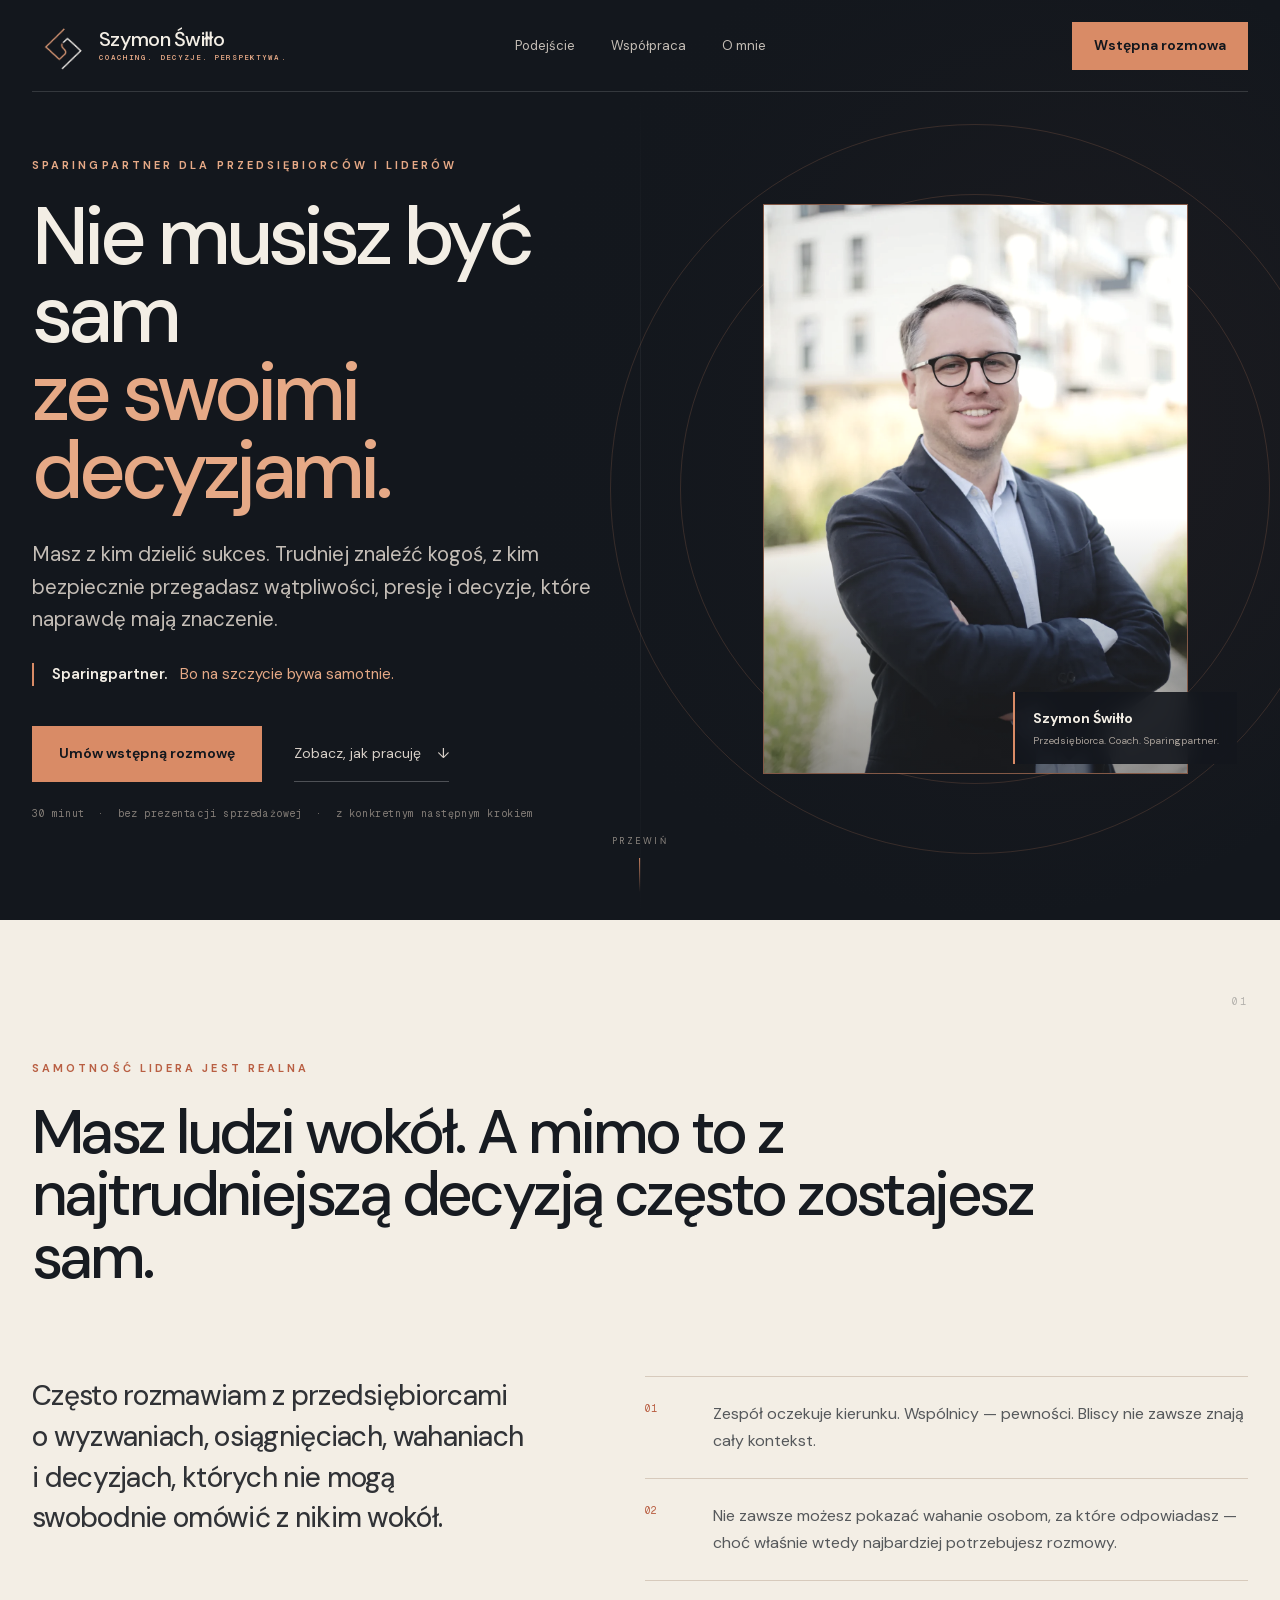
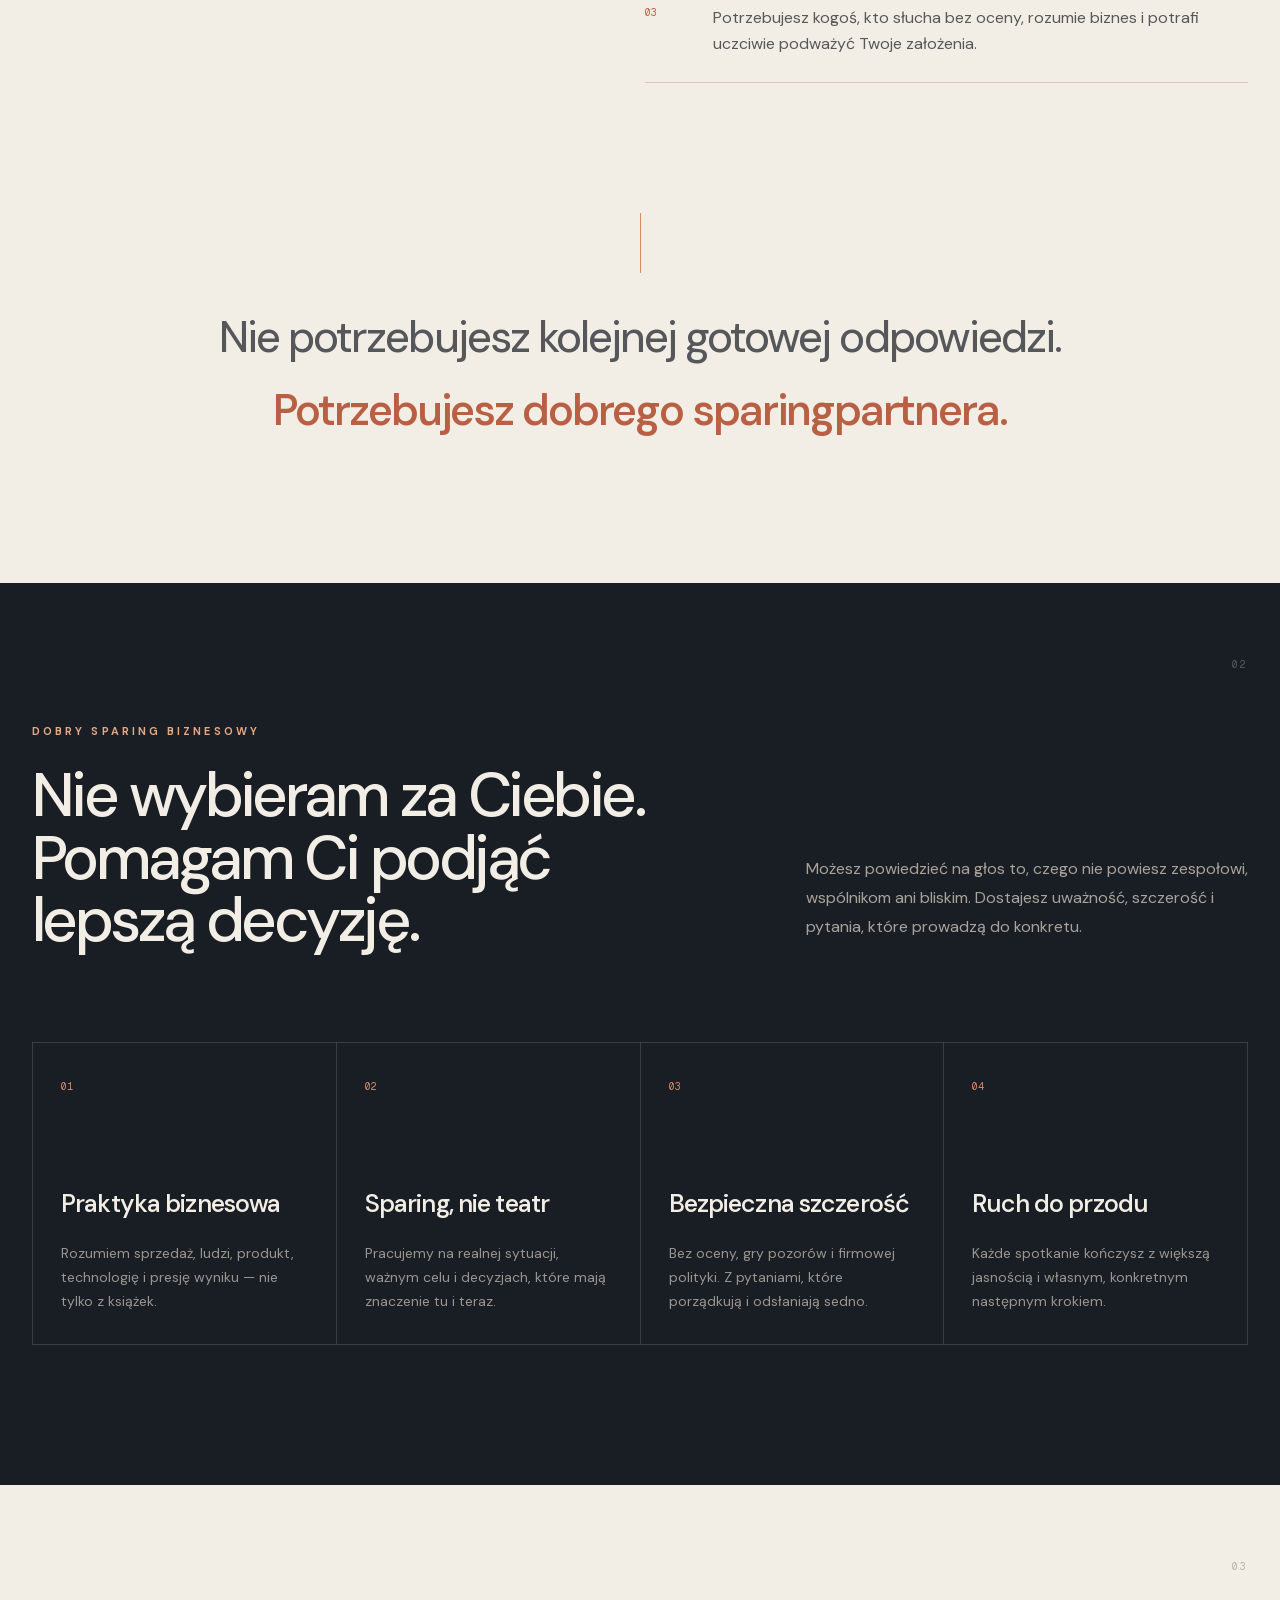
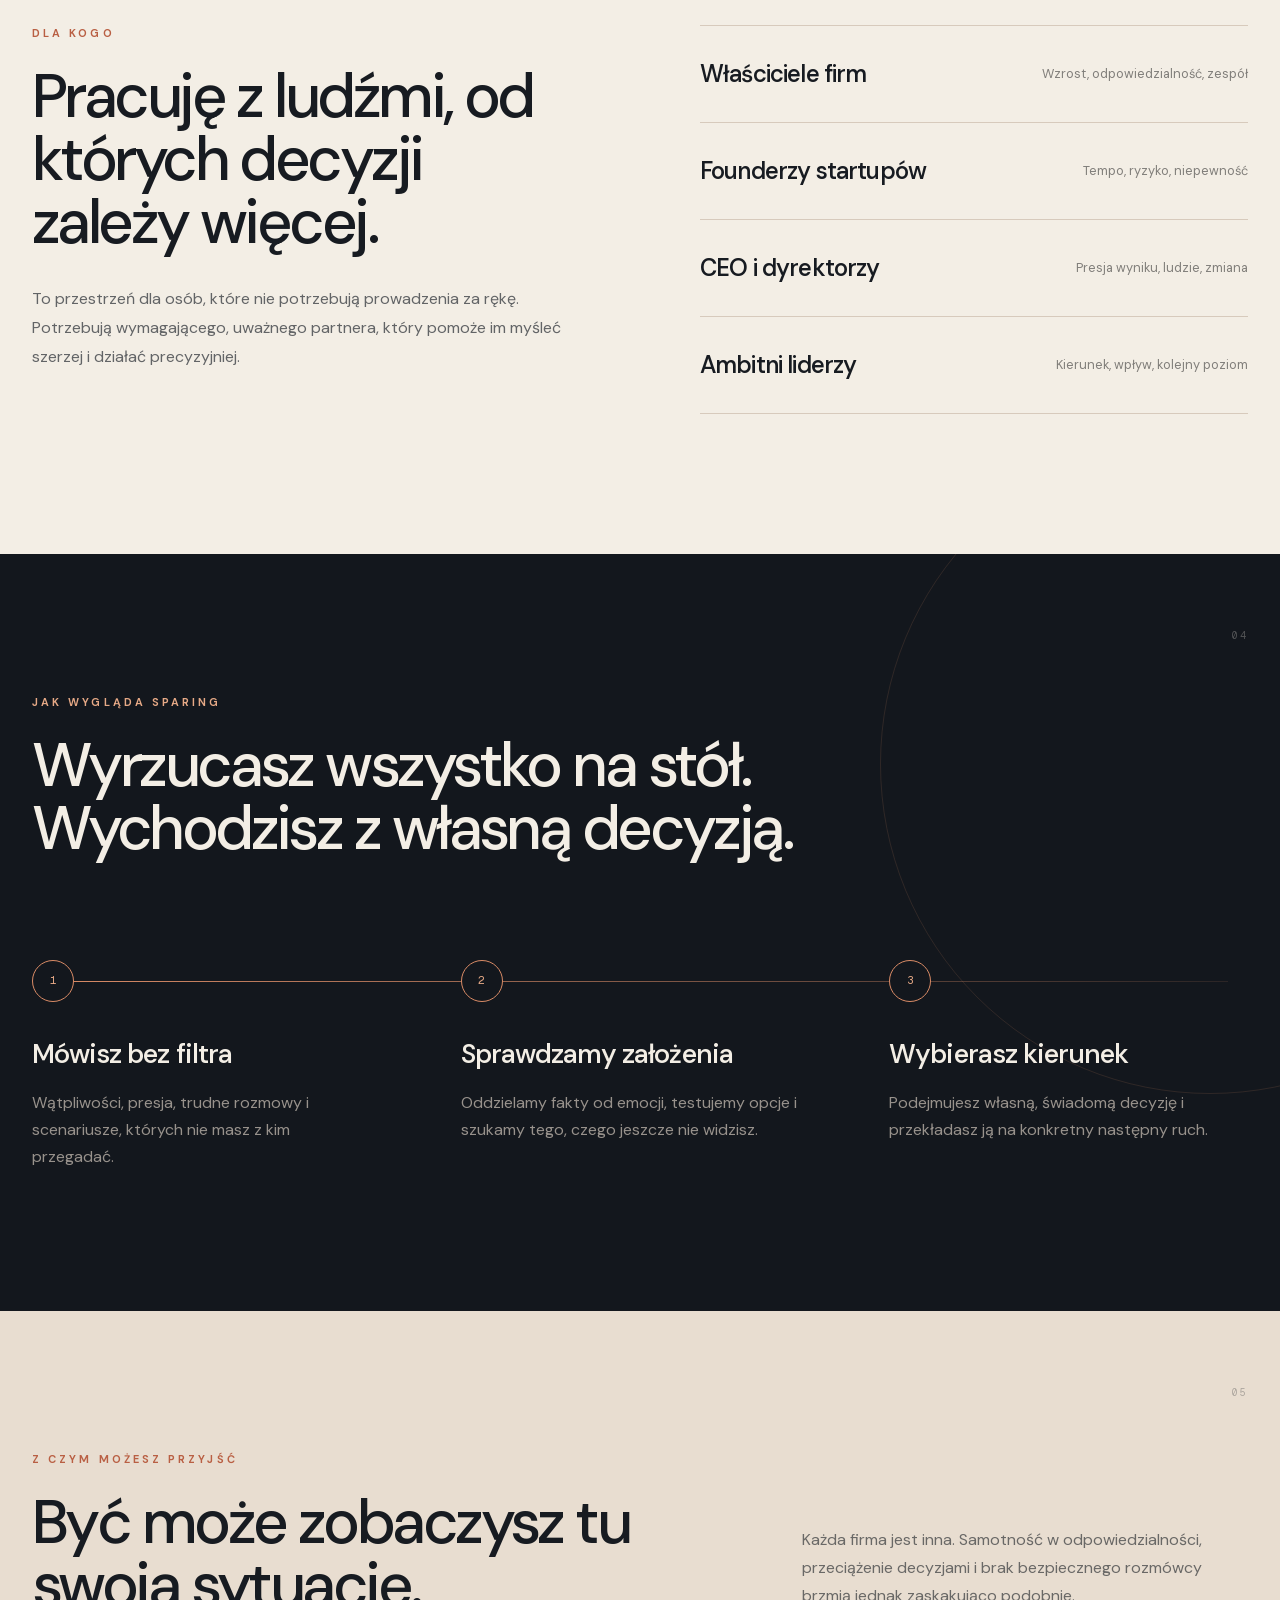
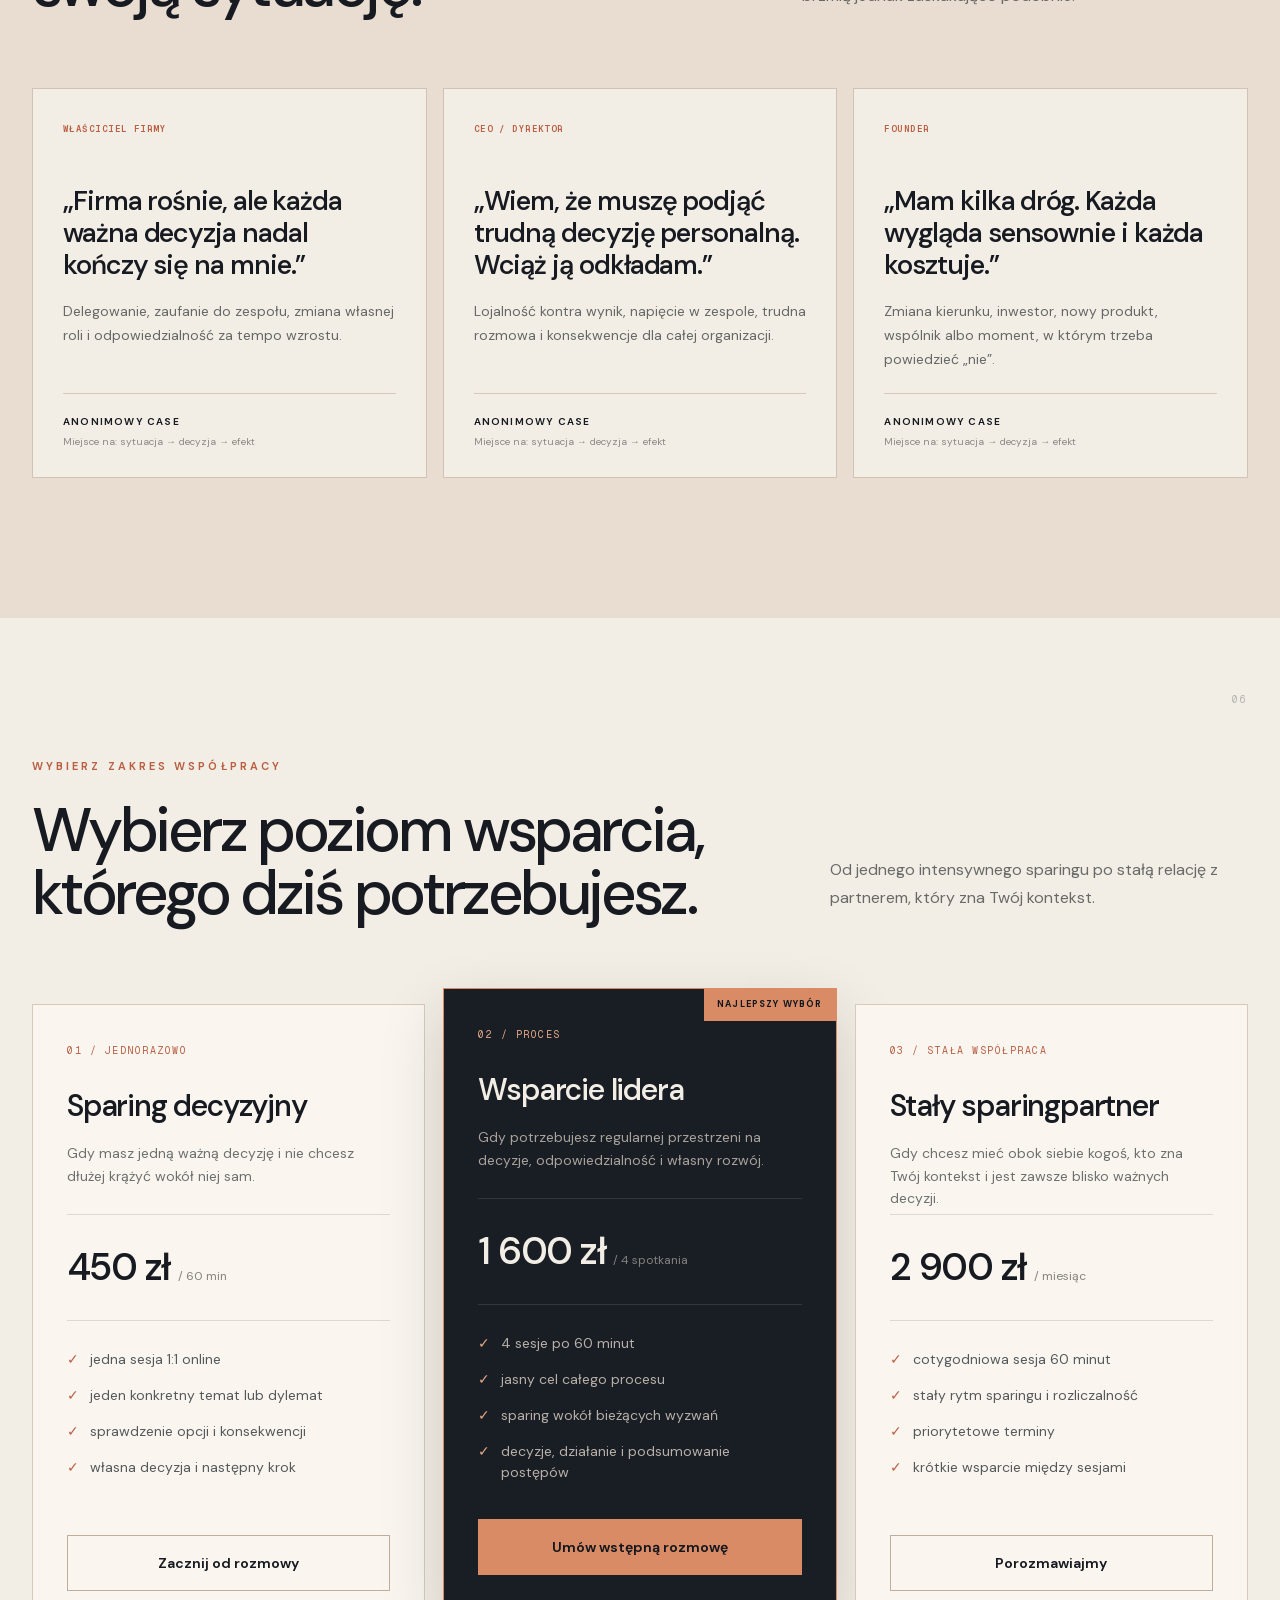
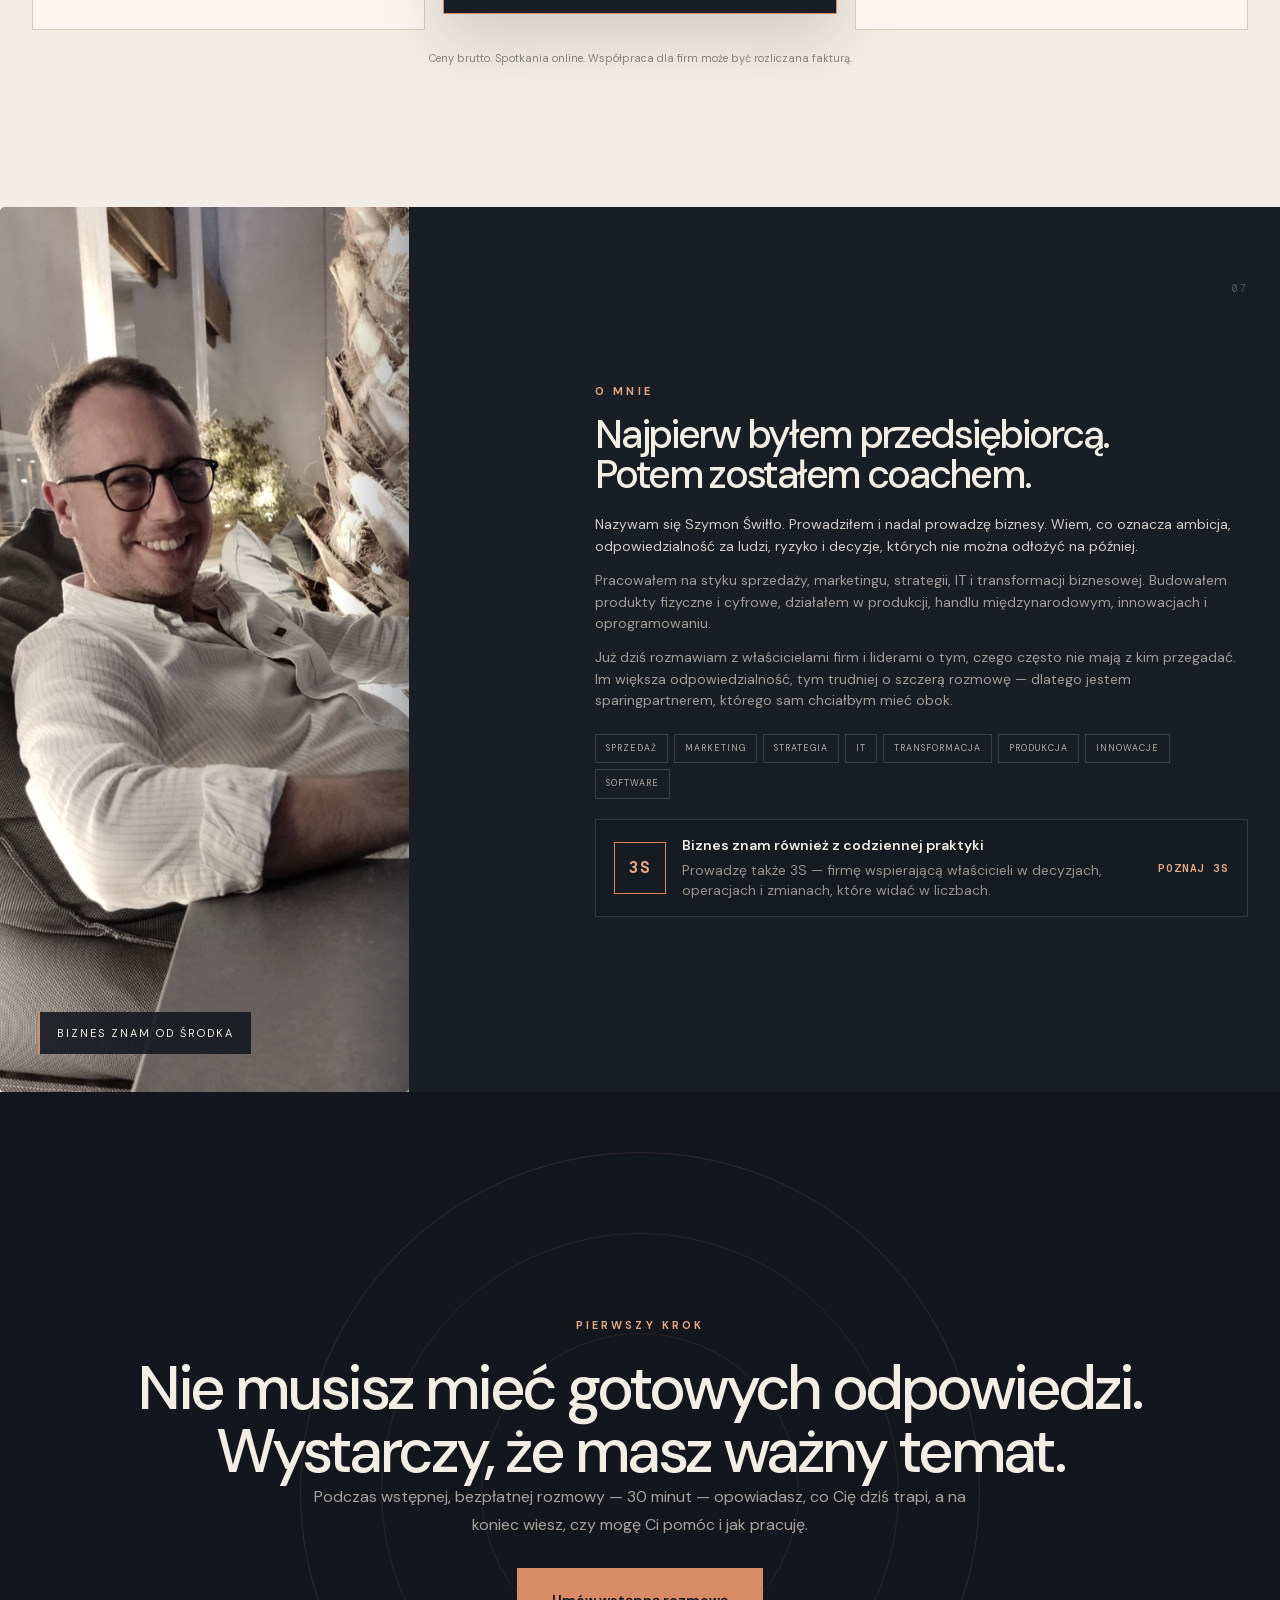
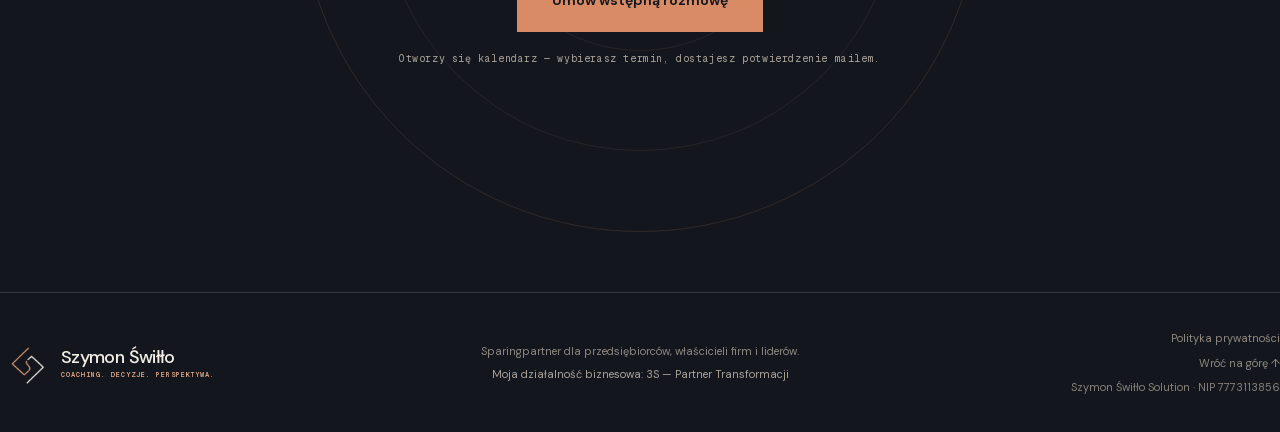
<file: index.html>
<!DOCTYPE html>
<html lang="pl">
<head>
<meta charset="utf-8">
<meta name="viewport" content="width=device-width, initial-scale=1">
<title>Szymon Świłło — Sparingpartner dla przedsiębiorców i liderów</title>
<meta name="description" content="Sparing biznesowy dla przedsiębiorców, właścicieli firm i liderów. Poufna rozmowa o decyzjach, których nie omawiasz z zespołem ani wspólnikiem. Bezpłatna wstępna rozmowa — 30 minut.">
<link rel="canonical" href="https://coaching3s.pl/">
<meta property="og:locale" content="pl_PL">
<meta property="og:type" content="website">
<meta property="og:url" content="https://coaching3s.pl/">
<meta property="og:title" content="Nie musisz być sam ze swoimi decyzjami.">
<meta property="og:description" content="Sparing biznesowy dla przedsiębiorców i liderów. Bezpłatna wstępna rozmowa — 30 minut.">
<meta property="og:image" content="https://coaching3s.pl/og.jpg">
<meta property="og:image:width" content="1200">
<meta property="og:image:height" content="630">
<meta property="og:image:alt" content="Szymon Świłło — Nie musisz być sam ze swoimi decyzjami.">
<meta name="twitter:card" content="summary_large_image">
<meta name="twitter:title" content="Szymon Świłło — Sparingpartner dla przedsiębiorców i liderów">
<meta name="twitter:description" content="Nie musisz być sam ze swoimi decyzjami.">
<meta name="twitter:image" content="https://coaching3s.pl/og.jpg">
<link rel="icon" href="/favicon.ico" sizes="any">
<link rel="icon" href="/favicon-32.png" type="image/png" sizes="32x32">
<link rel="icon" href="/favicon.png" type="image/png" sizes="192x192">
<link rel="apple-touch-icon" href="/apple-touch-icon.png">
<link rel="preload" href="/fonts/dm-sans-151a53ae.woff2" as="font" type="font/woff2" crossorigin>
<link rel="preload" href="/fonts/geist-mono-013b2f2f.woff2" as="font" type="font/woff2" crossorigin>
<link rel="preload" href="/images/szymon-portret.webp" as="image">
<link rel="stylesheet" href="/style.css">
</head>
<body class="__variable_dm_sans_1pfp736 __variable_geist_mono_1001rt9">
<main><nav class="nav" aria-label="Główna nawigacja"><a class="brand" href="#start" aria-label="Szymon Świłło — strona główna"><span class="brand-lockup"><span class="brand-symbol" aria-hidden="true"><img src="/images/logo-mark.webp" alt=""/></span><span class="brand-copy"><strong>Szymon Świłło</strong><small>Coaching. Decyzje. Perspektywa.</small></span></span></a><div class="nav-links"><a href="#podejscie">Podejście</a><a href="#wspolpraca">Współpraca</a><a href="#o-mnie">O mnie</a></div><a class="button button-small" href="https://cal.com/szymonswillo/sparing" target="_blank" rel="noopener">Wstępna rozmowa</a></nav><section class="hero" id="start"><div class="hero-grid"><div class="hero-copy"><p class="eyebrow">Sparingpartner dla przedsiębiorców i liderów</p><h1>Nie musisz być sam<span>ze swoimi decyzjami.</span></h1><p class="hero-lead">Masz z kim dzielić sukces. Trudniej znaleźć kogoś, z kim bezpiecznie przegadasz wątpliwości, presję i decyzje, które naprawdę mają znaczenie.</p><div class="hero-positioning"><strong>Sparingpartner.</strong><span>Bo na szczycie bywa samotnie.</span></div><div class="hero-actions"><a class="button" href="#rozmowa">Umów wstępną rozmowę</a><a class="text-link" href="#wspolpraca">Zobacz, jak pracuję <span aria-hidden="true">↓</span></a></div><p class="microcopy">30 minut  ·  bez prezentacji sprzedażowej  ·  z konkretnym następnym krokiem</p></div><div class="hero-visual" aria-label="Szymon Świłło"><div class="portrait-frame"><img src="/images/szymon-portret.webp" alt="Szymon Świłło, przedsiębiorca i coach biznesowy"/></div><div class="portrait-signature"><strong>Szymon Świłło</strong><span>Przedsiębiorca. Coach. Sparingpartner.</span></div><div class="orbit orbit-one" aria-hidden="true"></div><div class="orbit orbit-two" aria-hidden="true"></div></div></div><a class="scroll-hint" href="#problem" aria-label="Przejdź dalej"><span>Przewiń</span><i aria-hidden="true"></i></a></section><section class="problem section-light" id="problem"><div class="section-number">01</div><div class="problem-intro"><p class="eyebrow eyebrow-dark">Samotność lidera jest realna</p><h2>Masz ludzi wokół. A mimo to z najtrudniejszą decyzją często zostajesz sam.</h2></div><div class="problem-grid"><p class="problem-lead">Często rozmawiam z przedsiębiorcami o wyzwaniach, osiągnięciach, wahaniach i decyzjach, których nie mogą swobodnie omówić z nikim wokół.</p><div class="tension-list"><div><span>01</span><p>Zespół oczekuje kierunku. Wspólnicy — pewności. Bliscy nie zawsze znają cały kontekst.</p></div><div><span>02</span><p>Nie zawsze możesz pokazać wahanie osobom, za które odpowiadasz — choć właśnie wtedy najbardziej potrzebujesz rozmowy.</p></div><div><span>03</span><p>Potrzebujesz kogoś, kto słucha bez oceny, rozumie biznes i potrafi uczciwie podważyć Twoje założenia.</p></div></div></div><div class="statement"><span class="statement-line" aria-hidden="true"></span><p>Nie potrzebujesz kolejnej gotowej odpowiedzi.</p><strong>Potrzebujesz dobrego sparingpartnera.</strong></div></section><section class="approach" id="podejscie"><div class="section-number">02</div><div class="approach-head"><div><p class="eyebrow">Dobry sparing biznesowy</p><h2>Nie wybieram za Ciebie. Pomagam Ci podjąć lepszą decyzję.</h2></div><p>Możesz powiedzieć na głos to, czego nie powiesz zespołowi, wspólnikom ani bliskim. Dostajesz uważność, szczerość i pytania, które prowadzą do konkretu.</p></div><div class="difference-grid"><article><span>01</span><h3>Praktyka biznesowa</h3><p>Rozumiem sprzedaż, ludzi, produkt, technologię i presję wyniku — nie tylko z książek.</p></article><article><span>02</span><h3>Sparing, nie teatr</h3><p>Pracujemy na realnej sytuacji, ważnym celu i decyzjach, które mają znaczenie tu i teraz.</p></article><article><span>03</span><h3>Bezpieczna szczerość</h3><p>Bez oceny, gry pozorów i firmowej polityki. Z pytaniami, które porządkują i odsłaniają sedno.</p></article><article><span>04</span><h3>Ruch do przodu</h3><p>Każde spotkanie kończysz z większą jasnością i własnym, konkretnym następnym krokiem.</p></article></div></section><section class="audience section-light"><div class="section-number">03</div><div class="audience-copy"><p class="eyebrow eyebrow-dark">Dla kogo</p><h2>Pracuję z ludźmi, od których decyzji zależy więcej.</h2><p>To przestrzeń dla osób, które nie potrzebują prowadzenia za rękę. Potrzebują wymagającego, uważnego partnera, który pomoże im myśleć szerzej i działać precyzyjniej.</p></div><div class="audience-list"><div><span>Właściciele firm</span><small>Wzrost, odpowiedzialność, zespół</small></div><div><span>Founderzy startupów</span><small>Tempo, ryzyko, niepewność</small></div><div><span>CEO i dyrektorzy</span><small>Presja wyniku, ludzie, zmiana</small></div><div><span>Ambitni liderzy</span><small>Kierunek, wpływ, kolejny poziom</small></div></div></section><section class="process" id="wspolpraca"><div class="section-number">04</div><div class="process-title"><p class="eyebrow">Jak wygląda sparing</p><h2>Wyrzucasz wszystko na stół.<br/>Wychodzisz z własną decyzją.</h2></div><div class="process-steps"><article><div class="step-dot">1</div><h3>Mówisz bez filtra</h3><p>Wątpliwości, presja, trudne rozmowy i scenariusze, których nie masz z kim przegadać.</p></article><article><div class="step-dot">2</div><h3>Sprawdzamy założenia</h3><p>Oddzielamy fakty od emocji, testujemy opcje i szukamy tego, czego jeszcze nie widzisz.</p></article><article><div class="step-dot">3</div><h3>Wybierasz kierunek</h3><p>Podejmujesz własną, świadomą decyzję i przekładasz ją na konkretny następny ruch.</p></article></div></section><section class="cases section-light" id="historie"><div class="section-number">05</div><div class="cases-head"><p class="eyebrow eyebrow-dark">Z czym możesz przyjść</p><h2>Być może zobaczysz tu swoją sytuację.</h2><p>Każda firma jest inna. Samotność w odpowiedzialności, przeciążenie decyzjami i brak bezpiecznego rozmówcy brzmią jednak zaskakująco podobnie.</p></div><div class="case-grid"><article><span class="case-type">Właściciel firmy</span><h3>„Firma rośnie, ale każda ważna decyzja nadal kończy się na mnie.”</h3><p>Delegowanie, zaufanie do zespołu, zmiana własnej roli i odpowiedzialność za tempo wzrostu.</p><div class="case-placeholder"><span>Anonimowy case</span><small>Miejsce na: sytuacja → decyzja → efekt</small></div></article><article><span class="case-type">CEO / dyrektor</span><h3>„Wiem, że muszę podjąć trudną decyzję personalną. Wciąż ją odkładam.”</h3><p>Lojalność kontra wynik, napięcie w zespole, trudna rozmowa i konsekwencje dla całej organizacji.</p><div class="case-placeholder"><span>Anonimowy case</span><small>Miejsce na: sytuacja → decyzja → efekt</small></div></article><article><span class="case-type">Founder</span><h3>„Mam kilka dróg. Każda wygląda sensownie i każda kosztuje.”</h3><p>Zmiana kierunku, inwestor, nowy produkt, wspólnik albo moment, w którym trzeba powiedzieć „nie”.</p><div class="case-placeholder"><span>Anonimowy case</span><small>Miejsce na: sytuacja → decyzja → efekt</small></div></article></div></section><section class="offers section-light"><div class="section-number">06</div><div class="offers-head"><div><p class="eyebrow eyebrow-dark">Wybierz zakres współpracy</p><h2>Wybierz poziom wsparcia, którego dziś potrzebujesz.</h2></div><p>Od jednego intensywnego sparingu po stałą relację z partnerem, który zna Twój kontekst.</p></div><div class="pricing-grid"><article class="price-card"><p class="card-label">01 / Jednorazowo</p><h3>Sparing decyzyjny</h3><p class="card-for">Gdy masz jedną ważną decyzję i nie chcesz dłużej krążyć wokół niej sam.</p><div class="price"><strong>450 zł</strong><span>/ 60 min</span></div><ul><li><span class="check" aria-hidden="true">✓</span> jedna sesja 1:1 online</li><li><span class="check" aria-hidden="true">✓</span> jeden konkretny temat lub dylemat</li><li><span class="check" aria-hidden="true">✓</span> sprawdzenie opcji i konsekwencji</li><li><span class="check" aria-hidden="true">✓</span> własna decyzja i następny krok</li></ul><a class="outline-button" href="#rozmowa">Zacznij od rozmowy</a></article><article class="price-card featured"><div class="popular">Najlepszy wybór</div><p class="card-label">02 / Proces</p><h3>Wsparcie lidera</h3><p class="card-for">Gdy potrzebujesz regularnej przestrzeni na decyzje, odpowiedzialność i własny rozwój.</p><div class="price"><strong>1 600 zł</strong><span>/ 4 spotkania</span></div><ul><li><span class="check" aria-hidden="true">✓</span> 4 sesje po 60 minut</li><li><span class="check" aria-hidden="true">✓</span> jasny cel całego procesu</li><li><span class="check" aria-hidden="true">✓</span> sparing wokół bieżących wyzwań</li><li><span class="check" aria-hidden="true">✓</span> decyzje, działanie i podsumowanie postępów</li></ul><a class="button" href="#rozmowa">Umów wstępną rozmowę</a></article><article class="price-card"><p class="card-label">03 / Stała współpraca</p><h3>Stały sparingpartner</h3><p class="card-for">Gdy chcesz mieć obok siebie kogoś, kto zna Twój kontekst i jest zawsze blisko ważnych decyzji.</p><div class="price"><strong>2 900 zł</strong><span>/ miesiąc</span></div><ul><li><span class="check" aria-hidden="true">✓</span> cotygodniowa sesja 60 minut</li><li><span class="check" aria-hidden="true">✓</span> stały rytm sparingu i rozliczalność</li><li><span class="check" aria-hidden="true">✓</span> priorytetowe terminy</li><li><span class="check" aria-hidden="true">✓</span> krótkie wsparcie między sesjami</li></ul><a class="outline-button" href="#rozmowa">Porozmawiajmy</a></article></div><p class="price-note">Ceny brutto. Spotkania online. Współpraca dla firm może być rozliczana fakturą.</p></section><section class="about" id="o-mnie"><div class="about-image"><img src="/images/szymon-natural.webp" alt="Szymon Świłło podczas nieformalnej rozmowy" loading="lazy"/><div class="image-caption">Biznes znam od środka</div></div><div class="about-copy"><div class="section-number">07</div><p class="eyebrow">O mnie</p><h2>Najpierw byłem przedsiębiorcą. Potem zostałem coachem.</h2><p class="about-lead">Nazywam się Szymon Świłło. Prowadziłem i nadal prowadzę biznesy. Wiem, co oznacza ambicja, odpowiedzialność za ludzi, ryzyko i decyzje, których nie można odłożyć na później.</p><p>Pracowałem na styku sprzedaży, marketingu, strategii, IT i transformacji biznesowej. Budowałem produkty fizyczne i cyfrowe, działałem w produkcji, handlu międzynarodowym, innowacjach i oprogramowaniu.</p><p>Już dziś rozmawiam z właścicielami firm i liderami o tym, czego często nie mają z kim przegadać. Im większa odpowiedzialność, tym trudniej o szczerą rozmowę — dlatego jestem sparingpartnerem, którego sam chciałbym mieć obok.</p><div class="expertise" aria-label="Obszary doświadczenia"><span>Sprzedaż</span><span>Marketing</span><span>Strategia</span><span>IT</span><span>Transformacja</span><span>Produkcja</span><span>Innowacje</span><span>Software</span></div><a class="business-proof" href="https://3solution.pl/" target="_blank" rel="noopener noreferrer" aria-label="Poznaj 3S — Partnera Transformacji"><span class="three-s-mark" aria-hidden="true">3S</span><span class="business-proof-copy"><strong>Biznes znam również z codziennej praktyki</strong><span>Prowadzę także 3S — firmę wspierającą właścicieli w decyzjach, operacjach i zmianach, które widać w liczbach.</span></span><span class="business-proof-link">Poznaj 3S</span></a></div></section><section class="cta" id="rozmowa"><div class="cta-orbit" aria-hidden="true"></div><p class="eyebrow">Pierwszy krok</p><h2>Nie musisz mieć gotowych odpowiedzi.<br/>Wystarczy, że masz ważny temat.</h2><p>Podczas wstępnej, bezpłatnej rozmowy — 30 minut — opowiadasz, co Cię dziś trapi, a na koniec wiesz, czy mogę Ci pomóc i jak pracuję.</p><a class="button button-large" href="https://cal.com/szymonswillo/sparing" target="_blank" rel="noopener">Umów wstępną rozmowę</a><p class="microcopy cta-micro">Otworzy się kalendarz — wybierasz termin, dostajesz potwierdzenie mailem.</p></section><footer><a class="brand footer-brand" href="#start"><span class="brand-lockup"><span class="brand-symbol" aria-hidden="true"><img src="/images/logo-mark.webp" alt=""/></span><span class="brand-copy"><strong>Szymon Świłło</strong><small>Coaching. Decyzje. Perspektywa.</small></span></span></a><div class="footer-center"><p>Sparingpartner dla przedsiębiorców, właścicieli firm i liderów.</p><a href="https://3solution.pl/" target="_blank" rel="noopener noreferrer">Moja działalność biznesowa: 3S — Partner Transformacji</a></div><div class="footer-right"><a href="/polityka-prywatnosci.html">Polityka prywatności</a><a href="#start">Wróć na górę <span aria-hidden="true">↑</span></a><small>Szymon Świłło Solution · NIP 7773113856</small></div></footer></main>
</body>
</html>
</file>
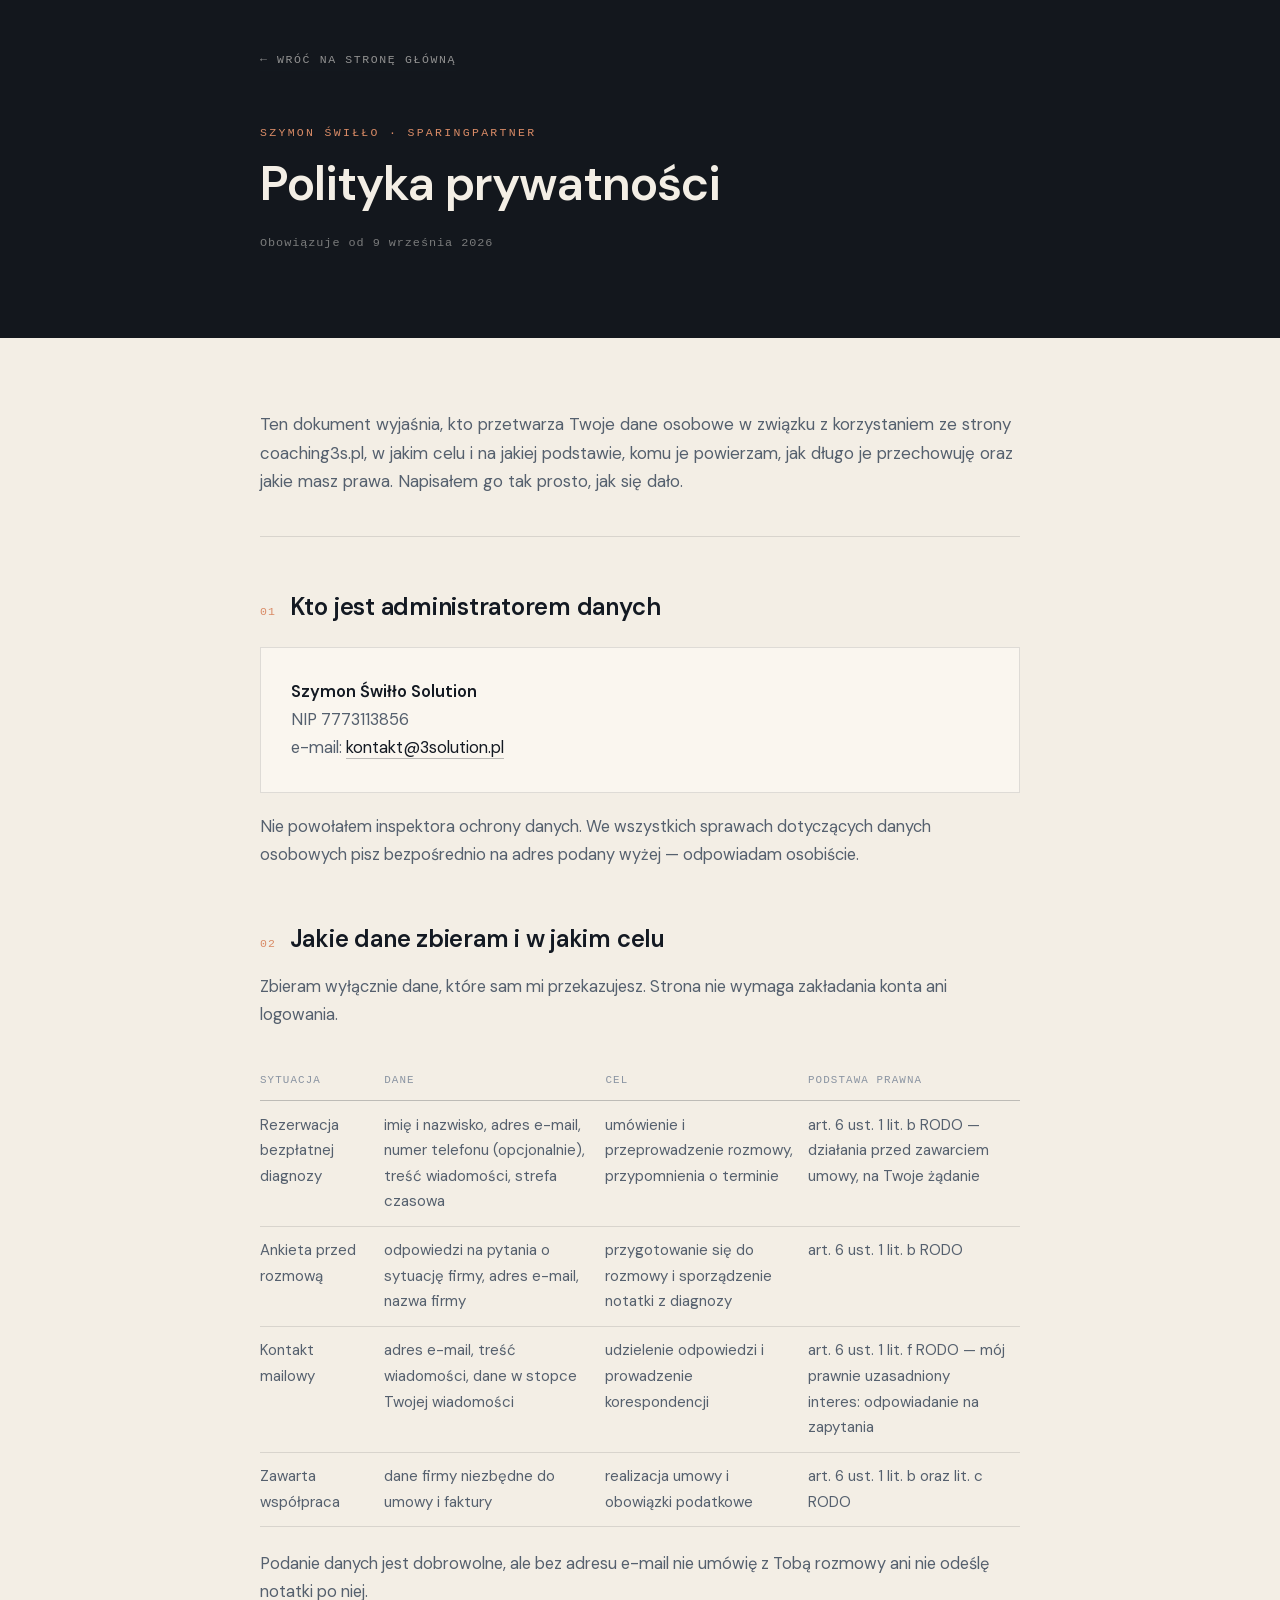
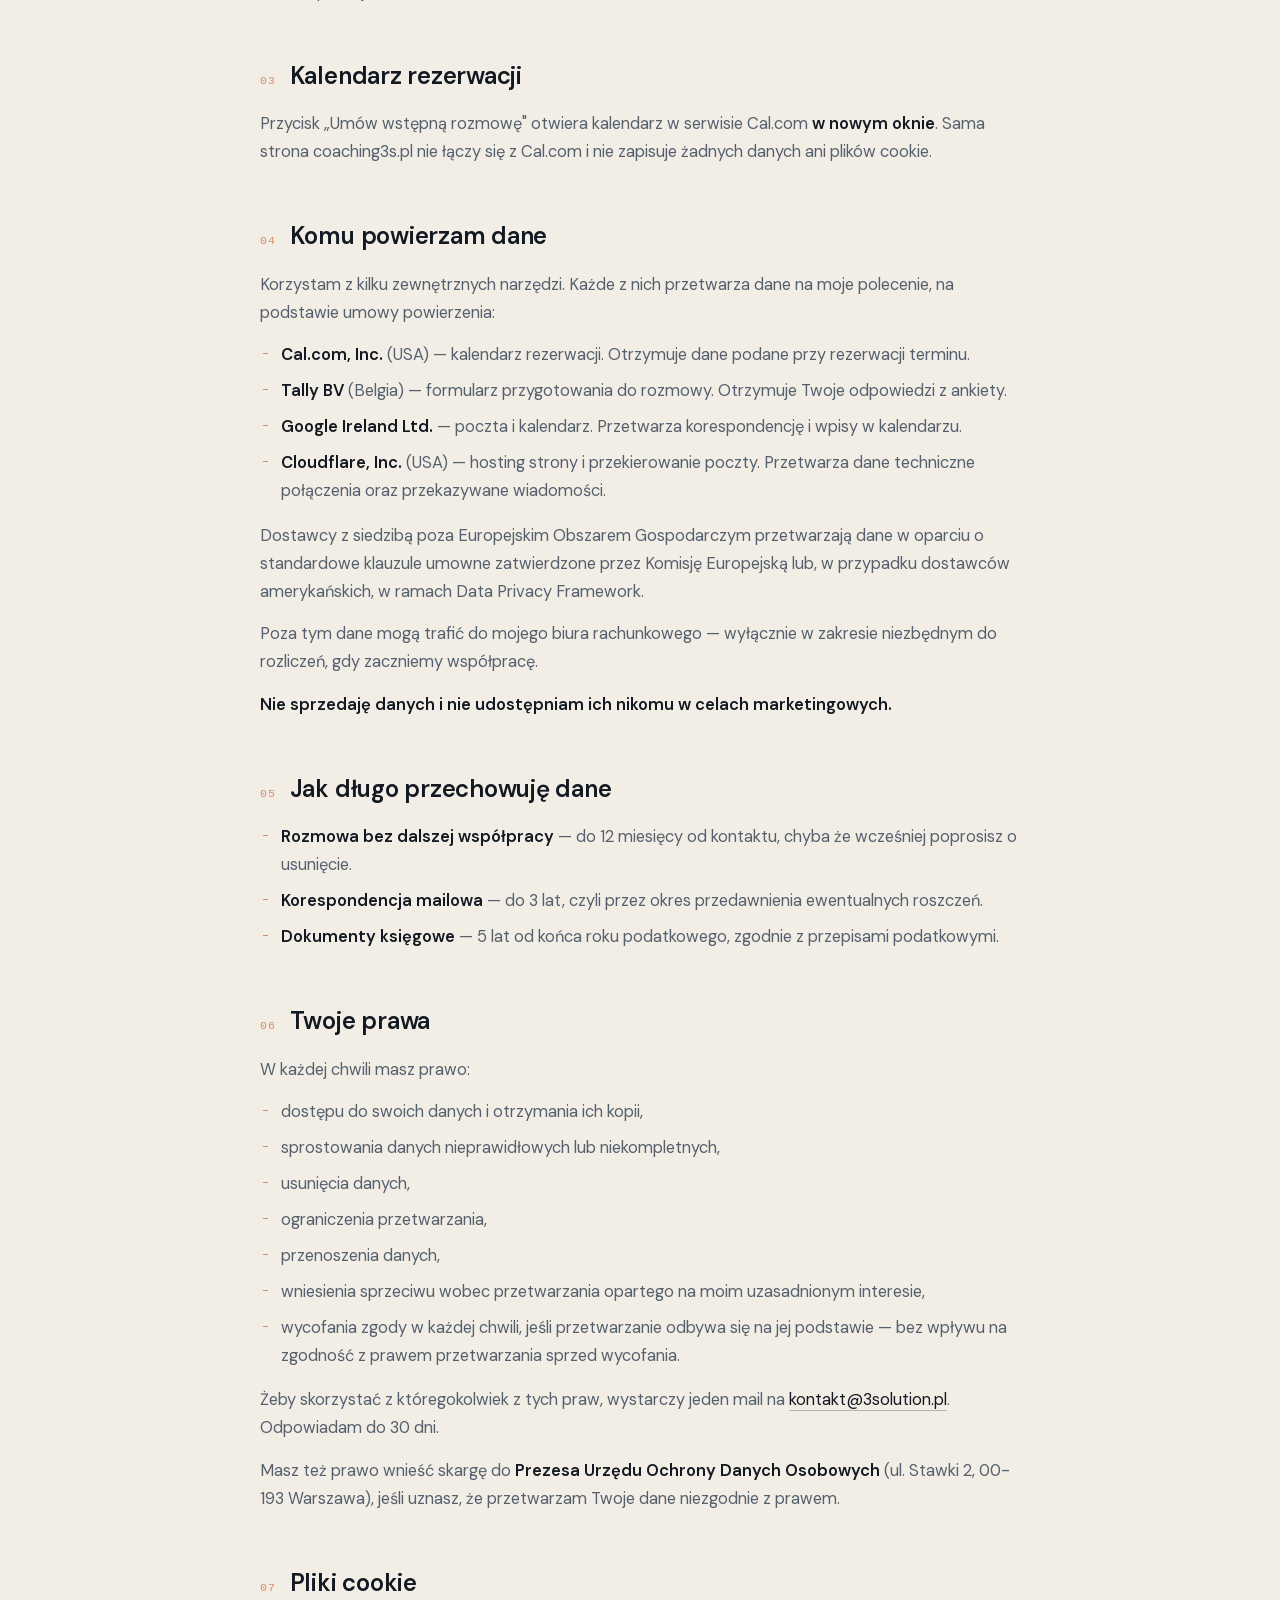
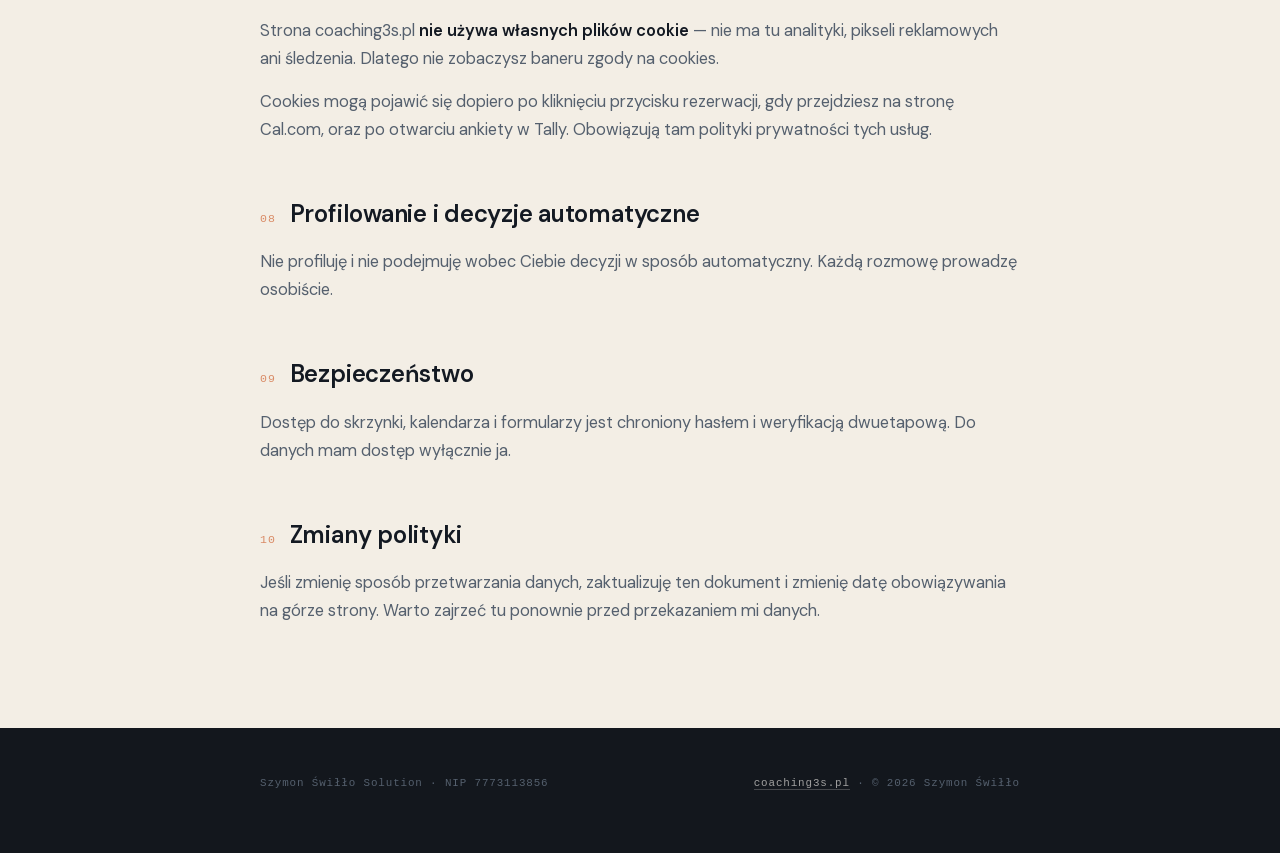
<file: polityka-prywatnosci.html>
<!DOCTYPE html>
<html lang="pl">
<head>
<meta charset="UTF-8">
<meta name="viewport" content="width=device-width, initial-scale=1.0">
<title>Polityka prywatności | Szymon Świłło · coaching3s.pl</title>
<meta name="description" content="Polityka prywatności serwisu coaching3s.pl — kto przetwarza dane, w jakim celu, jak długo i jakie masz prawa.">
<meta name="robots" content="index, follow">
<link rel="icon" href="/favicon.ico" sizes="any">
<link rel="icon" href="/favicon-32.png" type="image/png" sizes="32x32">
<link rel="canonical" href="https://coaching3s.pl/polityka-prywatnosci.html">
<link rel="preconnect" href="https://fonts.googleapis.com">
<link rel="preconnect" href="https://fonts.gstatic.com" crossorigin>
<link href="https://fonts.googleapis.com/css2?family=Archivo:wght@400;500;600;700&family=IBM+Plex+Mono:wght@400;500&family=Inter:wght@400;500;600&display=swap" rel="stylesheet">
<style>
/* latin-ext */
@font-face {
  font-family: 'DM Sans';
  font-style: normal;
  font-weight: 100 1000;
  font-display: swap;
  src: url(/fonts/dm-sans-f6298972.woff2) format('woff2');
  unicode-range: U+0100-02BA, U+02BD-02C5, U+02C7-02CC, U+02CE-02D7, U+02DD-02FF, U+0304, U+0308, U+0329, U+1D00-1DBF, U+1E00-1E9F, U+1EF2-1EFF, U+2020, U+20A0-20AB, U+20AD-20C0, U+2113, U+2C60-2C7F, U+A720-A7FF;
}
/* latin */
@font-face {
  font-family: 'DM Sans';
  font-style: normal;
  font-weight: 100 1000;
  font-display: swap;
  src: url(/fonts/dm-sans-151a53ae.woff2) format('woff2');
  unicode-range: U+0000-00FF, U+0131, U+0152-0153, U+02BB-02BC, U+02C6, U+02DA, U+02DC, U+0304, U+0308, U+0329, U+2000-206F, U+20AC, U+2122, U+2191, U+2193, U+2212, U+2215, U+FEFF, U+FFFD;
}

@font-face {
  font-family: 'DM Sans Fallback';
  src: local("Arial");
  ascent-override: 94.90%;
  descent-override: 29.66%;
  line-gap-override: 0.00%;
  size-adjust: 104.53%;
}



:root{
  --noc:#13171D; --granat-3:#242B34; --zloto:#D98B66;
  --krem:#F3EEE5; --krem-2:#FAF6EF;
  --ink:#131922; --ink-2:#55606E; --ink-3:#8A94A2;
  --linia:rgba(19,25,34,.12); --linia-j:rgba(249,246,240,.14);
  --disp:'DM Sans',system-ui,sans-serif;
  --sans:'DM Sans',system-ui,-apple-system,'Segoe UI',Roboto,sans-serif;
  --mono:'Geist Mono',ui-monospace,SFMono-Regular,Menlo,monospace;
}
*{margin:0;padding:0;box-sizing:border-box}
html{scroll-behavior:smooth;-webkit-text-size-adjust:100%}
body{background:var(--krem);color:var(--ink);font-family:var(--sans);
  font-size:16.5px;line-height:1.7;-webkit-font-smoothing:antialiased}
.wrap{width:min(760px,90vw);margin:0 auto}

header.gora{background:var(--noc);color:var(--krem);padding:clamp(30px,4vw,44px) 0 clamp(44px,6vw,70px)}
.pow{display:inline-flex;align-items:center;gap:9px;font-family:var(--mono);font-size:.72rem;
  letter-spacing:.14em;text-transform:uppercase;color:rgba(249,246,240,.55);
  text-decoration:none;transition:color .2s;margin-bottom:clamp(30px,5vw,52px)}
.pow:hover{color:var(--krem)}
.et{display:block;font-family:var(--mono);font-size:.72rem;letter-spacing:.20em;
  text-transform:uppercase;color:var(--zloto);margin-bottom:1rem}
h1{font-family:var(--disp);font-weight:600;font-size:clamp(2rem,4.6vw,3rem);
  line-height:1.1;letter-spacing:-.02em}
.data{margin-top:1.4rem;font-family:var(--mono);font-size:.74rem;letter-spacing:.08em;
  color:rgba(249,246,240,.45)}

main{padding:clamp(46px,6vw,72px) 0 clamp(56px,7vw,88px)}
.wstep{font-size:1.06rem;color:var(--ink-2);padding-bottom:clamp(28px,4vw,40px);
  border-bottom:1px solid var(--linia)}
h2{font-family:var(--disp);font-weight:600;font-size:clamp(1.2rem,2.4vw,1.5rem);
  letter-spacing:-.01em;margin:clamp(34px,4.5vw,50px) 0 .85rem;display:flex;gap:.85rem;align-items:baseline}
h2 em{font-family:var(--mono);font-style:normal;font-size:.72rem;font-weight:500;
  letter-spacing:.1em;color:var(--zloto);flex:none;padding-top:.3rem}
h3{font-family:var(--sans);font-weight:600;font-size:1rem;margin:1.5rem 0 .4rem}
p{margin-bottom:.9rem;color:var(--ink-2)}
p strong,li strong{color:var(--ink);font-weight:600}
ul{margin:0 0 1rem;padding-left:0;list-style:none}
li{position:relative;padding-left:1.3rem;margin-bottom:.5rem;color:var(--ink-2)}
li:before{content:'';position:absolute;left:.2rem;top:.72em;width:5px;height:1px;background:var(--zloto)}
a{color:var(--ink);text-decoration:none;border-bottom:1px solid rgba(19,25,34,.28);transition:border-color .2s}
a:hover{border-bottom-color:var(--ink)}
.karta{background:var(--krem-2);border:1px solid var(--linia);padding:clamp(22px,3vw,30px);margin:1.2rem 0}
.karta p:last-child{margin-bottom:0}
table{width:100%;border-collapse:collapse;margin:1rem 0 1.4rem;font-size:.94rem}
th,td{text-align:left;padding:.7rem .9rem .7rem 0;border-bottom:1px solid var(--linia);vertical-align:top}
th{font-family:var(--mono);font-size:.68rem;letter-spacing:.1em;text-transform:uppercase;
  color:var(--ink-3);font-weight:500;border-bottom-color:rgba(19,25,34,.24)}
td{color:var(--ink-2)}
.tab-obud{overflow-x:auto}

footer{background:var(--noc);color:rgba(249,246,240,.45);padding:clamp(32px,4vw,46px) 0;
  font-family:var(--mono);font-size:.68rem;letter-spacing:.08em}
footer a{color:rgba(249,246,240,.62);border-bottom-color:rgba(249,246,240,.22)}
footer a:hover{color:var(--krem);border-bottom-color:var(--krem)}
.st{display:flex;justify-content:space-between;gap:20px;flex-wrap:wrap}
</style>
</head>
<body>

<header class="gora">
  <div class="wrap">
    <a href="/" class="pow">&larr; Wróć na stronę główną</a>
    <span class="et">Szymon Świłło · Sparingpartner</span>
    <h1>Polityka prywatności</h1>
    <p class="data">Obowiązuje od 9 września 2026</p>
  </div>
</header>

<main>
  <div class="wrap">

    <p class="wstep">Ten dokument wyjaśnia, kto przetwarza Twoje dane osobowe w związku z korzystaniem
    ze strony coaching3s.pl, w jakim celu i na jakiej podstawie, komu je powierzam, jak długo je przechowuję
    oraz jakie masz prawa. Napisałem go tak prosto, jak się dało.</p>

    <h2><em>01</em>Kto jest administratorem danych</h2>
    <div class="karta">
      <p><strong>Szymon Świłło Solution</strong><br>
      NIP 7773113856<br>
      e-mail: <a href="mailto:kontakt@3solution.pl">kontakt@3solution.pl</a></p>
    </div>
    <p>Nie powołałem inspektora ochrony danych. We wszystkich sprawach dotyczących danych
    osobowych pisz bezpośrednio na adres podany wyżej — odpowiadam osobiście.</p>

    <h2><em>02</em>Jakie dane zbieram i w jakim celu</h2>
    <p>Zbieram wyłącznie dane, które sam mi przekazujesz. Strona nie wymaga zakładania konta
    ani logowania.</p>

    <div class="tab-obud">
      <table>
        <thead><tr><th>Sytuacja</th><th>Dane</th><th>Cel</th><th>Podstawa prawna</th></tr></thead>
        <tbody>
          <tr>
            <td>Rezerwacja bezpłatnej diagnozy</td>
            <td>imię i nazwisko, adres e-mail, numer telefonu (opcjonalnie), treść wiadomości,
            strefa czasowa</td>
            <td>umówienie i przeprowadzenie rozmowy, przypomnienia o terminie</td>
            <td>art. 6 ust. 1 lit. b RODO — działania przed zawarciem umowy, na Twoje żądanie</td>
          </tr>
          <tr>
            <td>Ankieta przed rozmową</td>
            <td>odpowiedzi na pytania o sytuację firmy, adres e-mail, nazwa firmy</td>
            <td>przygotowanie się do rozmowy i sporządzenie notatki z diagnozy</td>
            <td>art. 6 ust. 1 lit. b RODO</td>
          </tr>
          <tr>
            <td>Kontakt mailowy</td>
            <td>adres e-mail, treść wiadomości, dane w stopce Twojej wiadomości</td>
            <td>udzielenie odpowiedzi i prowadzenie korespondencji</td>
            <td>art. 6 ust. 1 lit. f RODO — mój prawnie uzasadniony interes: odpowiadanie na zapytania</td>
          </tr>
          <tr>
            <td>Zawarta współpraca</td>
            <td>dane firmy niezbędne do umowy i faktury</td>
            <td>realizacja umowy i obowiązki podatkowe</td>
            <td>art. 6 ust. 1 lit. b oraz lit. c RODO</td>
          </tr>
        </tbody>
      </table>
    </div>

    <p>Podanie danych jest dobrowolne, ale bez adresu e-mail nie umówię z Tobą rozmowy
    ani nie odeślę notatki po niej.</p>

    <h2><em>03</em>Kalendarz rezerwacji</h2>
    <p>Przycisk „Umów wstępną rozmowę" otwiera kalendarz w serwisie Cal.com
    <strong>w nowym oknie</strong>. Sama strona coaching3s.pl nie łączy się z Cal.com
    i nie zapisuje żadnych danych ani plików cookie.</p>

    <h2><em>04</em>Komu powierzam dane</h2>
    <p>Korzystam z kilku zewnętrznych narzędzi. Każde z nich przetwarza dane na moje polecenie,
    na podstawie umowy powierzenia:</p>
    <ul>
      <li><strong>Cal.com, Inc.</strong> (USA) — kalendarz rezerwacji. Otrzymuje dane
      podane przy rezerwacji terminu.</li>
      <li><strong>Tally BV</strong> (Belgia) — formularz przygotowania do rozmowy.
      Otrzymuje Twoje odpowiedzi z ankiety.</li>
      <li><strong>Google Ireland Ltd.</strong> — poczta i kalendarz. Przetwarza korespondencję
      i wpisy w kalendarzu.</li>
      <li><strong>Cloudflare, Inc.</strong> (USA) — hosting strony i przekierowanie poczty.
      Przetwarza dane techniczne połączenia oraz przekazywane wiadomości.</li>
    </ul>
    <p>Dostawcy z siedzibą poza Europejskim Obszarem Gospodarczym przetwarzają dane w oparciu
    o standardowe klauzule umowne zatwierdzone przez Komisję Europejską lub, w przypadku
    dostawców amerykańskich, w ramach Data Privacy Framework.</p>
    <p>Poza tym dane mogą trafić do mojego biura rachunkowego — wyłącznie w zakresie
    niezbędnym do rozliczeń, gdy zaczniemy współpracę.</p>
    <p><strong>Nie sprzedaję danych i nie udostępniam ich nikomu w celach marketingowych.</strong></p>

    <h2><em>05</em>Jak długo przechowuję dane</h2>
    <ul>
      <li><strong>Rozmowa bez dalszej współpracy</strong> — do 12 miesięcy od kontaktu,
      chyba że wcześniej poprosisz o usunięcie.</li>
      <li><strong>Korespondencja mailowa</strong> — do 3 lat, czyli przez okres przedawnienia
      ewentualnych roszczeń.</li>
      <li><strong>Dokumenty księgowe</strong> — 5 lat od końca roku podatkowego,
      zgodnie z przepisami podatkowymi.</li>
    </ul>

    <h2><em>06</em>Twoje prawa</h2>
    <p>W każdej chwili masz prawo:</p>
    <ul>
      <li>dostępu do swoich danych i otrzymania ich kopii,</li>
      <li>sprostowania danych nieprawidłowych lub niekompletnych,</li>
      <li>usunięcia danych,</li>
      <li>ograniczenia przetwarzania,</li>
      <li>przenoszenia danych,</li>
      <li>wniesienia sprzeciwu wobec przetwarzania opartego na moim uzasadnionym interesie,</li>
      <li>wycofania zgody w każdej chwili, jeśli przetwarzanie odbywa się na jej podstawie —
      bez wpływu na zgodność z prawem przetwarzania sprzed wycofania.</li>
    </ul>
    <p>Żeby skorzystać z któregokolwiek z tych praw, wystarczy jeden mail na
    <a href="mailto:kontakt@3solution.pl">kontakt@3solution.pl</a>. Odpowiadam do 30 dni.</p>
    <p>Masz też prawo wnieść skargę do <strong>Prezesa Urzędu Ochrony Danych Osobowych</strong>
    (ul. Stawki 2, 00-193 Warszawa), jeśli uznasz, że przetwarzam Twoje dane niezgodnie z prawem.</p>

    <h2><em>07</em>Pliki cookie</h2>
    <p>Strona coaching3s.pl <strong>nie używa własnych plików cookie</strong> — nie ma tu analityki,
    pikseli reklamowych ani śledzenia. Dlatego nie zobaczysz baneru zgody na cookies.</p>
    <p>Cookies mogą pojawić się dopiero po kliknięciu przycisku rezerwacji, gdy przejdziesz
    na stronę Cal.com, oraz po otwarciu ankiety w Tally. Obowiązują tam polityki prywatności
    tych usług.</p>

    <h2><em>08</em>Profilowanie i decyzje automatyczne</h2>
    <p>Nie profiluję i nie podejmuję wobec Ciebie decyzji w sposób automatyczny.
    Każdą rozmowę prowadzę osobiście.</p>

    <h2><em>09</em>Bezpieczeństwo</h2>
    <p>Dostęp do skrzynki, kalendarza i formularzy jest chroniony hasłem i weryfikacją
    dwuetapową. Do danych mam dostęp wyłącznie ja.</p>

    <h2><em>10</em>Zmiany polityki</h2>
    <p>Jeśli zmienię sposób przetwarzania danych, zaktualizuję ten dokument i zmienię datę
    obowiązywania na górze strony. Warto zajrzeć tu ponownie przed przekazaniem mi danych.</p>

  </div>
</main>

<footer>
  <div class="wrap st">
    <p>Szymon Świłło Solution · NIP 7773113856</p>
    <p><a href="/">coaching3s.pl</a> · &copy; 2026 Szymon Świłło</p>
  </div>
</footer>

</body>
</html>
</file>
<file: style.css>
/* latin-ext */
@font-face {
  font-family: 'DM Sans';
  font-style: normal;
  font-weight: 100 1000;
  font-display: swap;
  src: url(/fonts/dm-sans-f6298972.woff2) format('woff2');
  unicode-range: U+0100-02BA, U+02BD-02C5, U+02C7-02CC, U+02CE-02D7, U+02DD-02FF, U+0304, U+0308, U+0329, U+1D00-1DBF, U+1E00-1E9F, U+1EF2-1EFF, U+2020, U+20A0-20AB, U+20AD-20C0, U+2113, U+2C60-2C7F, U+A720-A7FF;
}
/* latin */
@font-face {
  font-family: 'DM Sans';
  font-style: normal;
  font-weight: 100 1000;
  font-display: swap;
  src: url(/fonts/dm-sans-151a53ae.woff2) format('woff2');
  unicode-range: U+0000-00FF, U+0131, U+0152-0153, U+02BB-02BC, U+02C6, U+02DA, U+02DC, U+0304, U+0308, U+0329, U+2000-206F, U+20AC, U+2122, U+2191, U+2193, U+2212, U+2215, U+FEFF, U+FFFD;
}

@font-face {
  font-family: 'DM Sans Fallback';
  src: local("Arial");
  ascent-override: 94.90%;
  descent-override: 29.66%;
  line-gap-override: 0.00%;
  size-adjust: 104.53%;
}

.__font_dm_sans_1pfp736 { font-family: 'DM Sans', 'DM Sans Fallback'; font-style: normal; }

.__variable_dm_sans_1pfp736 { --font-dm-sans: 'DM Sans', 'DM Sans Fallback'; }

/* cyrillic-ext */
@font-face {
  font-family: 'Geist Mono';
  font-style: normal;
  font-weight: 100 900;
  font-display: swap;
  src: url(/fonts/geist-mono-f6b33328.woff2) format('woff2');
  unicode-range: U+0460-052F, U+1C80-1C8A, U+20B4, U+2DE0-2DFF, U+A640-A69F, U+FE2E-FE2F;
}
/* cyrillic */
@font-face {
  font-family: 'Geist Mono';
  font-style: normal;
  font-weight: 100 900;
  font-display: swap;
  src: url(/fonts/geist-mono-44e03052.woff2) format('woff2');
  unicode-range: U+0301, U+0400-045F, U+0490-0491, U+04B0-04B1, U+2116;
}
/* symbols2 */
@font-face {
  font-family: 'Geist Mono';
  font-style: normal;
  font-weight: 100 900;
  font-display: swap;
  src: url(/fonts/geist-mono-0638449e.woff2) format('woff2');
  unicode-range: U+2000-2001, U+2004-2008, U+200A, U+23B8-23BD, U+2500-259F;
}
/* vietnamese */
@font-face {
  font-family: 'Geist Mono';
  font-style: normal;
  font-weight: 100 900;
  font-display: swap;
  src: url(/fonts/geist-mono-971fb274.woff2) format('woff2');
  unicode-range: U+0102-0103, U+0110-0111, U+0128-0129, U+0168-0169, U+01A0-01A1, U+01AF-01B0, U+0300-0301, U+0303-0304, U+0308-0309, U+0323, U+0329, U+1EA0-1EF9, U+20AB;
}
/* latin-ext */
@font-face {
  font-family: 'Geist Mono';
  font-style: normal;
  font-weight: 100 900;
  font-display: swap;
  src: url(/fonts/geist-mono-44745446.woff2) format('woff2');
  unicode-range: U+0100-02BA, U+02BD-02C5, U+02C7-02CC, U+02CE-02D7, U+02DD-02FF, U+0304, U+0308, U+0329, U+1D00-1DBF, U+1E00-1E9F, U+1EF2-1EFF, U+2020, U+20A0-20AB, U+20AD-20C0, U+2113, U+2C60-2C7F, U+A720-A7FF;
}
/* latin */
@font-face {
  font-family: 'Geist Mono';
  font-style: normal;
  font-weight: 100 900;
  font-display: swap;
  src: url(/fonts/geist-mono-013b2f2f.woff2) format('woff2');
  unicode-range: U+0000-00FF, U+0131, U+0152-0153, U+02BB-02BC, U+02C6, U+02DA, U+02DC, U+0304, U+0308, U+0329, U+2000-206F, U+20AC, U+2122, U+2191, U+2193, U+2212, U+2215, U+FEFF, U+FFFD;
}

@font-face {
  font-family: 'Geist Mono Fallback';
  src: local("Arial");
  ascent-override: 74.67%;
  descent-override: 21.92%;
  line-gap-override: 0.00%;
  size-adjust: 134.59%;
}

.__font_geist_mono_1001rt9 { font-family: 'Geist Mono', 'Geist Mono Fallback'; font-style: normal; }

.__variable_geist_mono_1001rt9 { --font-geist-mono: 'Geist Mono', 'Geist Mono Fallback'; }

/*! tailwindcss v4.2.1 | MIT License | https://tailwindcss.com */
@layer theme{:root,:host{--font-sans:ui-sans-serif, system-ui, sans-serif, "Apple Color Emoji", "Segoe UI Emoji", "Segoe UI Symbol", "Noto Color Emoji";--font-mono:ui-monospace, SFMono-Regular, Menlo, Monaco, Consolas, "Liberation Mono", "Courier New", monospace;--spacing:.25rem;--default-font-family:var(--font-sans);--default-mono-font-family:var(--font-mono)}}@layer base{*,:after,:before{box-sizing:border-box;border:0 solid;margin:0;padding:0}::backdrop{box-sizing:border-box;border:0 solid;margin:0;padding:0}::file-selector-button{box-sizing:border-box;border:0 solid;margin:0;padding:0}html,:host{-webkit-text-size-adjust:100%;tab-size:4;line-height:1.5;font-family:var(--default-font-family,ui-sans-serif, system-ui, sans-serif, "Apple Color Emoji", "Segoe UI Emoji", "Segoe UI Symbol", "Noto Color Emoji");font-feature-settings:var(--default-font-feature-settings,normal);font-variation-settings:var(--default-font-variation-settings,normal);-webkit-tap-highlight-color:transparent}hr{height:0;color:inherit;border-top-width:1px}abbr:where([title]){-webkit-text-decoration:underline dotted;text-decoration:underline dotted}h1,h2,h3,h4,h5,h6{font-size:inherit;font-weight:inherit}a{color:inherit;-webkit-text-decoration:inherit;-webkit-text-decoration:inherit;text-decoration:inherit}b,strong{font-weight:bolder}code,kbd,samp,pre{font-family:var(--default-mono-font-family,ui-monospace, SFMono-Regular, Menlo, Monaco, Consolas, "Liberation Mono", "Courier New", monospace);font-feature-settings:var(--default-mono-font-feature-settings,normal);font-variation-settings:var(--default-mono-font-variation-settings,normal);font-size:1em}small{font-size:80%}sub,sup{vertical-align:baseline;font-size:75%;line-height:0;position:relative}sub{bottom:-.25em}sup{top:-.5em}table{text-indent:0;border-color:inherit;border-collapse:collapse}:-moz-focusring{outline:auto}progress{vertical-align:baseline}summary{display:list-item}ol,ul,menu{list-style:none}img,svg,video,canvas,audio,iframe,embed,object{vertical-align:middle;display:block}img,video{max-width:100%;height:auto}button,input,select,optgroup,textarea{font:inherit;font-feature-settings:inherit;font-variation-settings:inherit;letter-spacing:inherit;color:inherit;opacity:1;background-color:#0000;border-radius:0}::file-selector-button{font:inherit;font-feature-settings:inherit;font-variation-settings:inherit;letter-spacing:inherit;color:inherit;opacity:1;background-color:#0000;border-radius:0}:where(select:is([multiple],[size])) optgroup{font-weight:bolder}:where(select:is([multiple],[size])) optgroup option{padding-inline-start:20px}::file-selector-button{margin-inline-end:4px}::placeholder{opacity:1}@supports (not ((-webkit-appearance:-apple-pay-button))) or (contain-intrinsic-size:1px){::placeholder{color:currentColor}@supports (color:color-mix(in lab, red, red)){::placeholder{color:color-mix(in oklab, currentcolor 50%, transparent)}}}textarea{resize:vertical}::-webkit-search-decoration{-webkit-appearance:none}::-webkit-date-and-time-value{min-height:1lh;text-align:inherit}::-webkit-datetime-edit{display:inline-flex}::-webkit-datetime-edit-fields-wrapper{padding:0}::-webkit-datetime-edit{padding-block:0}::-webkit-datetime-edit-year-field{padding-block:0}::-webkit-datetime-edit-month-field{padding-block:0}::-webkit-datetime-edit-day-field{padding-block:0}::-webkit-datetime-edit-hour-field{padding-block:0}::-webkit-datetime-edit-minute-field{padding-block:0}::-webkit-datetime-edit-second-field{padding-block:0}::-webkit-datetime-edit-millisecond-field{padding-block:0}::-webkit-datetime-edit-meridiem-field{padding-block:0}::-webkit-calendar-picker-indicator{line-height:1}:-moz-ui-invalid{box-shadow:none}button,input:where([type=button],[type=reset],[type=submit]){-webkit-appearance:button;appearance:button}::file-selector-button{-webkit-appearance:button;appearance:button}::-webkit-inner-spin-button{height:auto}::-webkit-outer-spin-button{height:auto}[hidden]:where(:not([hidden=until-found])){display:none!important}}@layer components;@layer utilities{.start{inset-inline-start:var(--spacing)}.end{inset-inline-end:var(--spacing)}}:root{--navy-950:#13171d;--navy-900:#191e25;--navy-800:#242b34;--copper:#d98b66;--copper-light:#e6a986;--cream:#f3eee5;--paper:#f3eee5;--ink:#171b21;--muted:#6c716f;--line-dark:#ffffff24;--line-light:#d7cabc}*{box-sizing:border-box}html{scroll-behavior:smooth}body{background:var(--navy-950);color:var(--cream);font-family:var(--font-dm-sans), Arial, sans-serif;-webkit-font-smoothing:antialiased;margin:0}a{color:inherit;text-decoration:none}button,a{-webkit-tap-highlight-color:transparent}img{max-width:100%;display:block}.nav{z-index:20;border-bottom:1px solid var(--line-dark);grid-template-columns:1fr auto 1fr;align-items:center;width:min(1380px,100% - 64px);min-height:92px;display:grid;position:absolute;top:0;left:50%;transform:translate(-50%)}.brand{justify-self:start;align-items:center;display:inline-flex}.brand-lockup{align-items:center;gap:13px;display:inline-flex}.brand-symbol{flex:none;width:54px;height:54px}.brand-symbol img{object-fit:contain;width:100%;height:100%}.brand-copy{gap:5px;display:grid}.brand-copy strong{color:var(--cream);letter-spacing:-.035em;white-space:nowrap;font-size:20px;font-weight:520;line-height:1}.brand-copy small{color:var(--copper-light);font-family:var(--font-geist-mono), monospace;letter-spacing:.14em;text-transform:uppercase;white-space:nowrap;font-size:7.5px;font-weight:550;line-height:1}.footer-brand .brand-symbol{width:48px;height:48px}.footer-brand .brand-copy strong{font-size:18px}.footer-brand .brand-copy small{font-size:7px}.nav-links{color:#c4bdb5;gap:36px;font-size:13px;display:flex}.nav-links a,footer>a{transition:color .2s}.nav-links a:hover,footer>a:hover{color:var(--copper-light)}.nav .button{justify-self:end}.button,.outline-button{text-align:center;background:var(--copper);color:#13171d;border:1px solid var(--copper);justify-content:center;align-items:center;min-height:56px;padding:0 26px;font-size:14px;font-weight:650;transition:transform .2s,background .2s,color .2s;display:inline-flex}.button:hover{background:var(--copper-light);transform:translateY(-2px)}.button-small{min-height:48px;padding:0 21px}.button-large{min-height:64px;padding:0 34px}.outline-button{color:var(--ink);background:0 0;border-color:#bfae9e}.outline-button:hover{border-color:var(--copper);color:#a65337;transform:translateY(-2px)}.hero{background:linear-gradient(90deg, var(--navy-950) 0%, #13171df7 50%, #13171dc7 100%), radial-gradient(circle at 78% 46%, #49302c 0%, transparent 44%);align-items:center;min-height:920px;padding:150px max(32px,50vw - 690px) 92px;display:grid;position:relative;overflow:hidden}.hero:before{content:"";background:linear-gradient(#0000,#ffffff14,#0000);width:1px;position:absolute;top:92px;bottom:0;left:50%}.hero-grid{grid-template-columns:1.04fr .96fr;align-items:center;gap:80px;width:100%;max-width:1380px;margin:0 auto;display:grid}.hero-copy{z-index:2;max-width:790px;position:relative}.eyebrow{color:var(--copper-light);text-transform:uppercase;letter-spacing:.28em;margin:0 0 24px;font-size:11px;font-weight:650}.eyebrow-dark{color:#b95f43}h1,h2,h3,p{margin-top:0}h1{letter-spacing:-.065em;max-width:800px;margin-bottom:28px;font-size:clamp(56px,6.3vw,94px);font-weight:500;line-height:.97}h1 span{color:var(--copper-light);display:block}.hero-lead{color:#c4bdb6;max-width:650px;font-size:clamp(18px,1.6vw,23px);line-height:1.58}.hero-positioning{border-left:2px solid var(--copper);flex-wrap:wrap;gap:8px 13px;margin-top:28px;padding-left:18px;font-size:15px;display:flex}.hero-positioning strong{color:var(--cream);font-weight:600}.hero-positioning span{color:var(--copper-light)}.hero-actions{align-items:center;gap:32px;margin-top:40px;display:flex}.text-link{color:#d8d0c8;border-bottom:1px solid #ffffff40;align-items:center;gap:16px;padding:17px 0;font-size:14px;display:inline-flex}.text-link:hover{color:var(--copper-light);border-color:var(--copper)}.microcopy{color:#837d77;font-family:var(--font-geist-mono), monospace;letter-spacing:.06em;margin-top:24px;font-size:10px}.hero-visual{place-items:center;height:640px;display:grid;position:relative}.portrait-frame{z-index:2;border:1px solid #d98b668f;width:min(440px,78%);height:570px;position:relative;overflow:hidden}.portrait-frame:after{content:"";background:linear-gradient(#0000 55%,#13171d73);position:absolute;inset:0}.portrait-frame img{object-fit:cover;object-position:center 30%;filter:saturate(.68)contrast(1.03)sepia(.05);width:100%;height:100%}.portrait-signature{z-index:3;border-left:2px solid var(--copper);-webkit-backdrop-filter:blur(10px);backdrop-filter:blur(10px);background:#13171de6;gap:4px;padding:16px 18px;display:grid;position:absolute;bottom:7%;right:2%}.portrait-signature strong{font-size:14px}.portrait-signature span{color:#a9a19a;font-size:10px}.orbit{z-index:1;border:1px solid #d98b662e;border-radius:50%;position:absolute}.orbit-one{width:590px;height:590px}.orbit-two{width:730px;height:730px}.scroll-hint{color:#8d8780;text-transform:uppercase;letter-spacing:.25em;flex-direction:column;align-items:center;gap:10px;font-size:9px;display:flex;position:absolute;bottom:28px;left:50%;transform:translate(-50%)}.scroll-hint i{background:linear-gradient(var(--copper), transparent);width:1px;height:34px}section{position:relative}.section-light{background:var(--paper);color:var(--ink)}.section-number{color:currentColor;opacity:.28;font-family:var(--font-geist-mono), monospace;letter-spacing:.2em;font-size:10px;position:absolute;top:74px;right:max(32px,50vw - 690px)}.problem,.approach,.audience,.process,.cases,.offers{padding:140px max(32px,50vw - 690px)}.problem-intro{max-width:1050px}h2{letter-spacing:-.058em;font-size:clamp(40px,4.8vw,68px);font-weight:500;line-height:1.02}.problem-grid{grid-template-columns:.9fr 1.1fr;gap:120px;margin-top:88px;display:grid}.problem-lead{color:#303236;letter-spacing:-.025em;font-size:28px;font-weight:450;line-height:1.45}.tension-list{border-top:1px solid var(--line-light)}.tension-list>div{border-bottom:1px solid var(--line-light);grid-template-columns:48px 1fr;gap:20px;padding:24px 0;display:grid}.tension-list span{color:#b95f43;font-family:var(--font-geist-mono), monospace;font-size:10px}.tension-list p{color:#55585b;margin:0;line-height:1.65}.statement{text-align:center;max-width:1080px;margin:130px auto 0}.statement-line{background:var(--copper);width:1px;height:60px;margin:0 auto 32px;display:block}.statement p{color:#55575a;letter-spacing:-.045em;margin-bottom:8px;font-size:clamp(30px,3.4vw,50px);font-weight:450}.statement strong{color:#b95f43;letter-spacing:-.045em;font-size:clamp(30px,3.4vw,50px);font-weight:550}.approach{background:var(--navy-900)}.approach-head{grid-template-columns:1.2fr .8fr;align-items:end;gap:110px;display:grid}.approach-head h2{max-width:820px}.approach-head>p{color:#aaa39c;padding-bottom:10px;line-height:1.8}.difference-grid{border-top:1px solid var(--line-dark);border-left:1px solid var(--line-dark);grid-template-columns:repeat(4,1fr);margin-top:90px;display:grid}.difference-grid article{border-right:1px solid var(--line-dark);border-bottom:1px solid var(--line-dark);min-height:300px;padding:30px 28px}.difference-grid article>span{color:var(--copper);font-family:var(--font-geist-mono), monospace;font-size:10px}.difference-grid h3{letter-spacing:-.035em;margin:88px 0 20px;font-size:25px;font-weight:550}.difference-grid p{color:#9b958f;font-size:14px;line-height:1.7}.audience{grid-template-columns:1fr 1fr;gap:120px;display:grid}.audience-copy h2{max-width:650px}.audience-copy>p:last-child{color:#626466;max-width:600px;margin-top:32px;line-height:1.8}.audience-list{border-top:1px solid var(--line-light)}.audience-list>div{border-bottom:1px solid var(--line-light);justify-content:space-between;align-items:center;gap:30px;padding:30px 0;display:flex}.audience-list span{letter-spacing:-.035em;font-size:24px;font-weight:550}.audience-list small{color:#807e7a;text-align:right}.process{background:var(--navy-950);overflow:hidden}.process:after{content:"";border:1px solid #d98b6624;border-radius:50%;width:660px;height:660px;position:absolute;top:-120px;right:-260px}.process-title{max-width:950px}.process-steps{grid-template-columns:repeat(3,1fr);gap:70px;margin-top:100px;display:grid;position:relative}.process-steps:before{content:"";background:linear-gradient(90deg, var(--copper), #d98b661f);height:1px;position:absolute;top:21px;left:20px;right:20px}.process-steps article{z-index:2;position:relative}.step-dot{background:var(--navy-950);border:1px solid var(--copper);width:42px;height:42px;color:var(--copper-light);font-family:var(--font-geist-mono), monospace;border-radius:50%;place-items:center;font-size:11px;display:grid}.process-steps h3{letter-spacing:-.035em;margin:32px 0 15px;font-size:27px;font-weight:550}.process-steps p{color:#98928c;max-width:340px;line-height:1.7}.cases{color:var(--ink);background:#e8ddd0}.cases-head{grid-template-columns:1.2fr .8fr;align-items:end;gap:0 100px;display:grid}.cases-head .eyebrow{grid-column:1/-1}.cases-head h2{max-width:780px;margin-bottom:0}.cases-head>p:last-child{color:#696866;max-width:530px;margin-bottom:6px;line-height:1.75}.case-grid{grid-template-columns:repeat(3,1fr);gap:16px;margin-top:72px;display:grid}.case-grid article{background:var(--paper);border:1px solid #d2c2b3;flex-direction:column;min-height:390px;padding:34px 30px 28px;display:flex}.case-type{color:#b95f43;font-family:var(--font-geist-mono), monospace;letter-spacing:.16em;text-transform:uppercase;font-size:9px;font-weight:600}.case-grid h3{letter-spacing:-.04em;margin:48px 0 20px;font-size:27px;font-weight:550;line-height:1.18}.case-grid article>p{color:#666766;font-size:14px;line-height:1.7}.case-placeholder{border-top:1px solid var(--line-light);gap:5px;margin-top:auto;padding-top:20px;display:grid}.case-placeholder span{text-transform:uppercase;letter-spacing:.12em;font-size:10px;font-weight:650}.case-placeholder small{color:#8c8782;font-size:10px}.offers-head{grid-template-columns:1.25fr .75fr;align-items:end;gap:100px;display:grid}.offers-head>p{color:#686968;padding-bottom:12px;line-height:1.75}.pricing-grid{grid-template-columns:repeat(3,1fr);align-items:stretch;gap:18px;margin-top:80px;display:grid}.price-card{border:1px solid var(--line-light);background:#faf6ef;flex-direction:column;min-height:620px;padding:38px 34px;display:flex;position:relative}.price-card.featured{border-color:var(--copper);background:var(--navy-900);color:var(--cream);transform:translateY(-16px);box-shadow:0 24px 60px #13171d29}.popular{background:var(--copper);color:var(--navy-950);text-transform:uppercase;letter-spacing:.13em;padding:9px 13px;font-size:9px;font-weight:700;position:absolute;top:0;right:0}.card-label{color:#b95f43;font-family:var(--font-geist-mono), monospace;text-transform:uppercase;letter-spacing:.15em;font-size:10px}.featured .card-label{color:var(--copper-light)}.price-card h3{letter-spacing:-.04em;margin:25px 0 14px;font-size:30px;font-weight:550}.card-for{color:#6e706f;min-height:72px;font-size:14px;line-height:1.6}.featured .card-for{color:#a9a29b}.price{border-top:1px solid #80808040;border-bottom:1px solid #80808040;align-items:baseline;gap:8px;padding:24px 0;display:flex}.price strong{letter-spacing:-.04em;font-size:38px;font-weight:550}.price span{color:#85817e;font-size:12px}.price-card ul{color:#55595c;gap:15px;margin:28px 0 36px;padding:0;font-size:14px;list-style:none;display:grid}.featured ul{color:#b8b0a8}.price-card li{align-items:flex-start;gap:11px;display:flex}.check{color:#b95f43}.featured .check{color:var(--copper-light)}.price-card .button,.price-card .outline-button{width:100%;margin-top:auto}.featured .button{color:var(--navy-950)}.price-note{color:#89847f;text-align:center;margin:20px 0 0;font-size:11px}.about{background:var(--navy-900);grid-template-columns:.82fr 1.18fr;min-height:560px;display:grid}.about-image{background:var(--navy-900);min-height:560px;position:relative;overflow:hidden}.about-image:after{content:"";background:linear-gradient(90deg, transparent 65%, var(--navy-900));position:absolute;inset:0}.about-image img{object-fit:cover;object-position:center 24%;filter:saturate(.58)contrast(1.04)sepia(.08);width:78%;height:100%}.image-caption{z-index:2;border-left:2px solid var(--copper);text-transform:uppercase;letter-spacing:.18em;background:#13171de0;padding:13px 17px;font-size:11px;position:absolute;bottom:38px;left:38px}.about-copy{flex-direction:column;justify-content:center;padding:46px max(32px,50vw - 690px) 46px 5.5vw;display:flex;position:relative}.about-copy h2{max-width:590px;margin-bottom:20px;font-size:clamp(36px,3.1vw,48px);line-height:1}.about-copy>p:not(.eyebrow){color:#a39c96;max-width:700px;margin-bottom:12px;font-size:14px;line-height:1.55}.about-copy .about-lead{font-size:16px;color:#d4ccc4!important}.about-copy .eyebrow{margin-bottom:16px}.expertise{flex-wrap:wrap;gap:6px;margin-top:10px;display:flex}.expertise span{border:1px solid var(--line-dark);color:#b7aea7;text-transform:uppercase;letter-spacing:.11em;padding:7px 10px;font-size:9px}.business-proof{border:1px solid var(--line-dark);background:#13171d73;grid-template-columns:52px 1fr auto;align-items:center;gap:16px;width:min(700px,100%);margin-top:20px;padding:15px 18px;transition:border-color .2s,background .2s,transform .2s;display:grid}.business-proof:hover{background:#13171db8;border-color:#d98b6699;transform:translateY(-2px)}.three-s-mark{border:1px solid var(--copper);width:52px;height:52px;color:var(--copper-light);font-family:var(--font-geist-mono), monospace;letter-spacing:.08em;place-items:center;font-size:16px;font-weight:650;display:grid}.business-proof-copy{gap:4px;display:grid}.business-proof-copy strong{color:var(--cream);font-size:14px;font-weight:600}.business-proof-copy>span{color:#99928c;font-size:14px;line-height:1.45}.business-proof-link{color:var(--copper-light);font-family:var(--font-geist-mono), monospace;letter-spacing:.08em;text-transform:uppercase;white-space:nowrap;font-size:11px;font-weight:600}.cta{text-align:center;background:var(--navy-950);flex-direction:column;justify-content:center;align-items:center;min-height:800px;padding:120px 32px;display:flex;overflow:hidden}.cta h2{z-index:2;max-width:1100px;position:relative}.cta>p:not(.eyebrow){z-index:2;color:#aaa29b;max-width:660px;line-height:1.8;position:relative}.cta .button{z-index:2;margin-top:28px;position:relative}.cta-orbit{border:1px solid #d98b6626;border-radius:50%;width:680px;height:680px;position:absolute}.cta-orbit:before,.cta-orbit:after{content:"";border:1px solid #d98b661c;border-radius:50%;position:absolute;inset:80px}.cta-orbit:after{inset:180px}.calendar-placeholder{z-index:2;background:#191e25c2;border:1px dashed #ffffff40;gap:7px;width:min(670px,100%);margin-top:46px;padding:25px;display:grid;position:relative}.calendar-placeholder span{color:var(--copper-light);text-transform:uppercase;letter-spacing:.2em;font-size:9px}.calendar-placeholder strong{font-size:16px;font-weight:500}.calendar-placeholder small{color:#88817a}footer{border-top:1px solid var(--line-dark);color:#8f8881;grid-template-columns:1fr auto 1fr;align-items:center;gap:30px;max-width:1380px;min-height:140px;margin:0 auto;font-size:11px;display:grid}.footer-brand{color:#fff}footer p{margin:0}.footer-center{text-align:center;gap:7px;display:grid}.footer-center>a{color:#aaa29b;transition:color .2s}.footer-center>a:hover{color:var(--copper-light)}footer>a:last-child{justify-self:end}@media (max-width:1100px){.nav{grid-template-columns:1fr auto}.nav-links{display:none}.hero{min-height:850px}.hero-grid{grid-template-columns:1.05fr .95fr;gap:30px}.hero-visual{height:570px}.portrait-frame{height:500px}.orbit-one{width:500px;height:500px}.orbit-two{width:610px;height:610px}.difference-grid{grid-template-columns:repeat(2,1fr)}.problem-grid,.approach-head,.cases-head,.offers-head{gap:60px}.audience{gap:70px}.about-copy{padding-left:4vw}.pricing-grid{gap:10px}.price-card{padding:32px 22px}}@media (max-width:780px){.nav{width:calc(100% - 36px);min-height:76px}.nav .button{display:none}.nav .brand-lockup{gap:10px}.nav .brand-symbol{width:46px;height:46px}.nav .brand-copy{gap:4px}.nav .brand-copy strong{font-size:17px}.nav .brand-copy small{letter-spacing:.09em;font-size:6.5px}.hero{min-height:auto;padding:120px 18px 76px}.hero:before{display:none}.hero-grid{grid-template-columns:1fr;gap:54px}h1{font-size:clamp(49px,15vw,68px)}h2{font-size:clamp(37px,11vw,52px)}.hero-actions{flex-direction:column;align-items:stretch;gap:4px}.text-link{justify-content:center}.microcopy{line-height:1.6}.hero-visual{height:510px}.portrait-frame{width:82%;height:480px}.portrait-signature{bottom:0;right:0}.orbit-one{width:440px;height:440px}.orbit-two,.scroll-hint{display:none}.problem,.approach,.audience,.process,.cases,.offers{padding:100px 20px}.section-number{top:40px;right:20px}.problem-grid,.approach-head,.cases-head,.offers-head,.audience{grid-template-columns:1fr;gap:45px}.problem-grid{margin-top:52px}.problem-lead{font-size:23px}.statement{margin-top:80px}.difference-grid{grid-template-columns:1fr;margin-top:60px}.difference-grid article{min-height:auto}.difference-grid h3{margin-top:54px}.audience-list small{max-width:120px}.process-steps{grid-template-columns:1fr;gap:50px;margin-top:70px}.process-steps:before{width:1px;height:auto;inset:20px auto 20px 20px}.process-steps article{padding-left:72px}.step-dot{position:absolute;left:0}.process-steps h3{margin-top:0}.cases-head .eyebrow{grid-column:auto}.case-grid{grid-template-columns:1fr;margin-top:56px}.case-grid article{min-height:350px}.pricing-grid{grid-template-columns:1fr;gap:24px}.price-card,.price-card.featured{min-height:570px;transform:none}.about{grid-template-columns:1fr}.about-image{min-height:390px}.about-image img{object-position:center 24%;width:100%}.about-image:after{background:linear-gradient(180deg, transparent 75%, var(--navy-900))}.about-copy{padding:64px 20px}.about-copy h2{font-size:clamp(34px,9.5vw,44px)}.business-proof{grid-template-columns:46px 1fr;gap:13px;padding:14px}.three-s-mark{width:46px;height:46px}.business-proof-link{grid-column:2}.cta{min-height:750px;padding:100px 20px}.cta-orbit{width:600px;height:600px}footer{text-align:center;grid-template-columns:1fr;justify-items:center;padding:50px 20px}footer>a:last-child{justify-self:center}}@media (prefers-reduced-motion:reduce){html{scroll-behavior:auto}*,:before,:after{transition-duration:.01ms!important}}

/* --- CTA --- */
.cta-micro{z-index:2;position:relative;margin-top:18px;color:#88817a}
.footer-right{display:grid;gap:8px;justify-items:end;text-align:right}
.footer-right a{transition:color .2s}
.footer-right a:hover{color:var(--copper-light)}
.footer-right small{color:#88817a;font-size:11px}
@media (max-width:760px){.footer-right{justify-items:start;text-align:left}}
</file>
